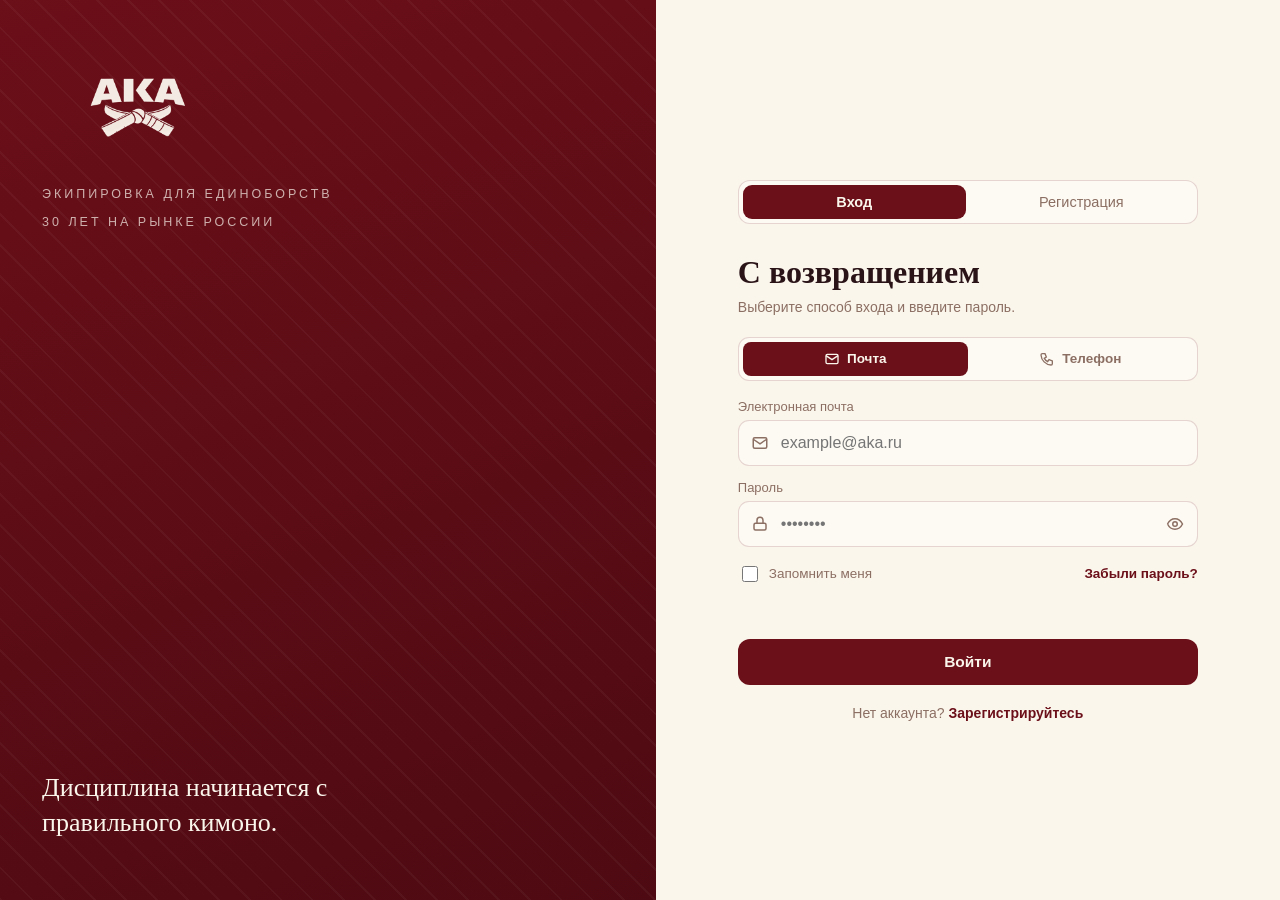
<file: src/main/resources/static/index.html>
<!DOCTYPE html>
<html lang="ru">
<head>
    <meta charset="UTF-8">
    <meta name="viewport" content="width=device-width, initial-scale=1.0">
    <title>AKA — Панель администратора</title>
    <link rel="stylesheet" href="styles.css">
</head>
<body>
<div class="layout">
    <!-- Боковая панель -->
    <aside class="sidebar">
        <div class="brand">
            <span class="brand__mark">AKA</span>
            <span class="brand__sub">Панель администратора</span>
        </div>
        <nav class="nav">
            <button class="nav__item is-active" data-view="products">Товары</button>
            <button class="nav__item" data-view="belts">Пояса</button>
            <button class="nav__item" data-view="orders">Заказы</button>
            <button class="nav__item" data-view="users">Пользователи</button>
            <button class="nav__item" data-view="finder">Заказы клиента</button>
        </nav>
        <div class="sidebar__foot">
            <span class="dot" id="conn-dot"></span>
            <span id="conn-text">Подключение…</span>
        </div>
        <button class="logout" id="logout-btn">Выйти</button>
    </aside>

    <!-- Рабочая область -->
    <main class="main">
        <!-- ТОВАРЫ -->
        <section class="view is-active" id="view-products">
            <header class="view__head">
                <div>
                    <h1 class="view__title">Товары</h1>
                    <p class="view__hint">У каждой карточки — от 3 до 5 фото.</p>
                </div>
                <button class="btn btn--primary" id="btn-add">Добавить товар</button>
            </header>
            <div class="grid" id="products-grid"></div>
        </section>

        <!-- ПОЯСА -->
        <section class="view" id="view-belts">
            <header class="view__head">
                <div>
                    <h1 class="view__title">Пояса</h1>
                    <p class="view__hint">У каждого пояса — от 3 до 5 фото.</p>
                </div>
                <button class="btn btn--primary" id="btn-add-belt">Добавить пояс</button>
            </header>
            <div class="grid" id="belts-grid"></div>
        </section>

        <!-- ЗАКАЗЫ -->
        <section class="view" id="view-orders">
            <header class="view__head">
                <div>
                    <h1 class="view__title">Заказы</h1>
                    <p class="view__hint">Отслеживайте оплату и доставку.</p>
                </div>
                <div class="segmented" id="orders-filter">
                    <button class="segmented__btn is-active" data-filter="all">Все</button>
                    <button class="segmented__btn" data-filter="orders">Активные</button>
                    <button class="segmented__btn" data-filter="delivered">Доставленные</button>
                </div>
            </header>
            <div class="stack" id="orders-list"></div>
        </section>

        <!-- ПОЛЬЗОВАТЕЛИ -->
        <section class="view" id="view-users">
            <header class="view__head">
                <div>
                    <h1 class="view__title">Пользователи</h1>
                    <p class="view__hint">Зарегистрированные покупатели.</p>
                </div>
            </header>
            <div class="table-wrap">
                <table class="table" id="users-table">
                    <thead>
                    <tr><th>ID</th><th>Email</th><th>Телефон</th></tr>
                    </thead>
                    <tbody></tbody>
                </table>
            </div>
        </section>
        <!-- ЗАКАЗЫ КЛИЕНТА (поиск) -->
        <section class="view" id="view-finder">
            <header class="view__head">
                <div>
                    <h1 class="view__title">Заказы клиента</h1>
                    <p class="view__hint">Клиент назвал почту или телефон — найдите его заказы.</p>
                </div>
            </header>
            <div class="finder__bar">
                <input type="text" id="finder-input" placeholder="Почта или телефон клиента">
                <button class="btn btn--primary" id="finder-btn">Найти</button>
            </div>
            <div id="finder-user"></div>
            <div class="stack" id="finder-list"></div>
        </section>
    </main>
</div>

<!-- Модальное окно формы товара -->
<div class="modal" id="modal" aria-hidden="true">
    <div class="modal__backdrop" data-close></div>
    <div class="modal__panel" role="dialog" aria-modal="true" aria-labelledby="form-title">
        <div class="modal__head">
            <h2 id="form-title">Новый товар</h2>
            <button class="modal__close" data-close aria-label="Закрыть">×</button>
        </div>
        <form id="product-form" class="form">
            <input type="hidden" id="f-id">
            <div class="form__row">
                <label class="field">
                    <span>Артикул (product_id)</span>
                    <input type="text" id="f-productId" placeholder="K7" required>
                </label>
                <label class="field">
                    <span>Название</span>
                    <input type="text" id="f-productName" placeholder="Кимоно для дзюдо" required>
                </label>
            </div>
            <label class="field">
                <span>Описание</span>
                <textarea id="f-description" rows="3" placeholder="Плотный хлопок, двойное плетение…"></textarea>
            </label>
            <div class="form__row">
                <label class="field">
                    <span>Цвет</span>
                    <input type="text" id="f-color" placeholder="Белый">
                </label>
                <label class="field">
                    <span>Размер</span>
                    <input type="text" id="f-size" placeholder="170">
                </label>
            </div>
            <div class="form__row">
                <label class="field">
                    <span>Материал</span>
                    <input type="text" id="f-material" placeholder="100% хлопок">
                </label>
                <label class="field">
                    <span>Плотность, г/м²</span>
                    <input type="number" id="f-plotnost" placeholder="450">
                </label>
            </div>
            <div class="form__row">
                <label class="field">
                    <span>Цена, ₽</span>
                    <input type="number" step="0.01" id="f-price" placeholder="5990" required>
                </label>
                <label class="field">
                    <span>Количество</span>
                    <input type="number" id="f-quantity" placeholder="12" required>
                </label>
            </div>

            <div class="uploader">
                <div class="uploader__top">
                    <span>Фотографии</span>
                    <span class="uploader__count" id="img-count">0 из 3–5</span>
                </div>
                <label class="dropzone" id="dropzone">
                    <input type="file" id="f-images" accept="image/*" multiple hidden>
                    <span class="dropzone__text">Выберите 3–5 изображений</span>
                </label>
                <p class="uploader__note" id="edit-note" hidden>
                    При изменении: оставьте пустым, чтобы сохранить текущие фото, или выберите новые 3–5 — они заменят галерею.
                </p>
                <div class="previews" id="previews"></div>
            </div>

            <div class="form__actions">
                <button type="button" class="btn btn--ghost" data-close>Отмена</button>
                <button type="submit" class="btn btn--primary" id="submit-btn">Сохранить товар</button>
            </div>
        </form>
    </div>
</div>

<!-- Модальное окно формы пояса -->
<div class="modal" id="belt-modal" aria-hidden="true">
    <div class="modal__backdrop" data-close-belt></div>
    <div class="modal__panel" role="dialog" aria-modal="true" aria-labelledby="belt-form-title">
        <div class="modal__head">
            <h2 id="belt-form-title">Новый пояс</h2>
            <button class="modal__close" data-close-belt aria-label="Закрыть">×</button>
        </div>
        <form id="belt-form" class="form">
            <input type="hidden" id="bf-id">
            <div class="form__row">
                <label class="field"><span>Название</span>
                    <input type="text" id="bf-name" placeholder="Пояс чёрный" required></label>
                <label class="field"><span>Цвет</span>
                    <input type="text" id="bf-color" placeholder="Чёрный"></label>
            </div>
            <div class="form__row">
                <label class="field"><span>Размер (см)</span>
                    <input type="number" id="bf-size" placeholder="280"></label>
                <label class="field"><span>Состав</span>
                    <input type="text" id="bf-sostav" placeholder="100% хлопок"></label>
            </div>
            <label class="field"><span>Описание</span>
                <textarea id="bf-description" rows="3" placeholder="Плотный, прошитый в несколько строчек…"></textarea></label>
            <div class="form__row">
                <label class="field"><span>Цена, ₽</span>
                    <input type="number" step="0.01" id="bf-price" placeholder="990" required></label>
                <label class="field"><span>Количество</span>
                    <input type="number" id="bf-quantity" placeholder="20" required></label>
            </div>

            <div class="uploader">
                <div class="uploader__top">
                    <span>Фотографии</span>
                    <span class="uploader__count" id="belt-img-count">0 из 3–5</span>
                </div>
                <label class="dropzone" id="belt-dropzone">
                    <input type="file" id="bf-images" accept="image/*" multiple hidden>
                    <span class="dropzone__text">Выберите 3–5 изображений</span>
                </label>
                <p class="uploader__note" id="belt-edit-note" hidden>
                    При изменении: оставьте пустым, чтобы сохранить текущие фото, или выберите новые 3–5 — они заменят галерею.
                </p>
                <div class="previews" id="belt-previews"></div>
            </div>

            <div class="form__actions">
                <button type="button" class="btn btn--ghost" data-close-belt>Отмена</button>
                <button type="submit" class="btn btn--primary" id="belt-submit">Сохранить пояс</button>
            </div>
        </form>
    </div>
</div>

<div class="toasts" id="toasts"></div>

<script src="app.js"></script>
</body>
</html>
</file>
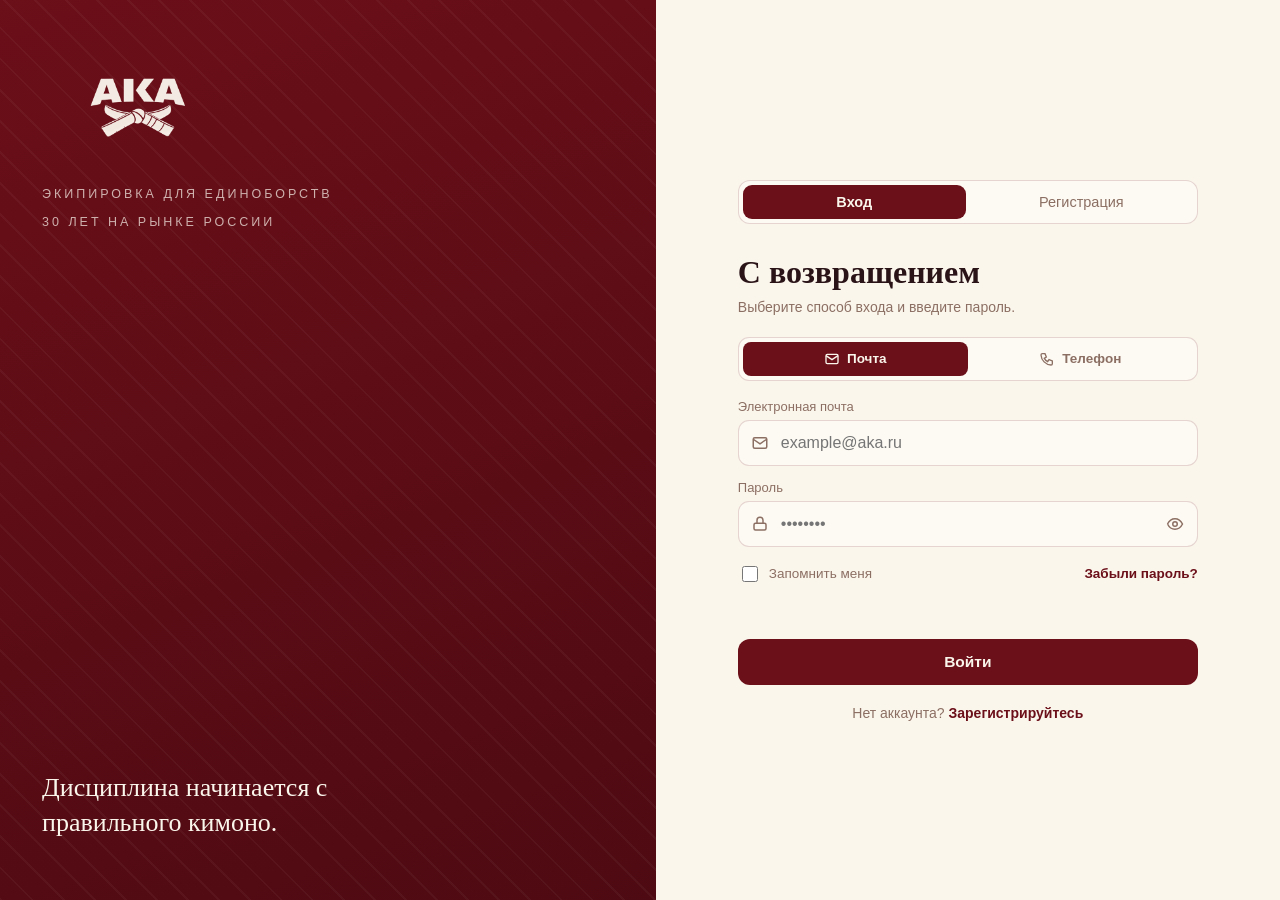
<file: src/main/resources/static/cart.html>
<!DOCTYPE html>
<html lang="ru">
<head>
<meta charset="UTF-8">
<meta name="viewport" content="width=device-width, initial-scale=1.0">
<title>AKA — Корзина</title>
<style>
:root{
    --wine:#6B0F19;--wine-dark:#4E0A12;--wine-2:#8A1522;--wine-soft:rgba(107,15,25,.09);--wine-line:rgba(107,15,25,.15);
    --beige:#F3EBDC;--cream:#FBF6EC;--cream-2:#FDFAF3;--ink:#2A1418;--muted:#8C6F63;--ok:#3B7A4B;
    --serif:"Iowan Old Style","Palatino Linotype","Book Antiqua",Georgia,serif;
    --sans:"Inter",-apple-system,BlinkMacSystemFont,"Segoe UI",Roboto,Arial,sans-serif;
    --shadow:0 22px 50px -30px rgba(42,20,24,.5);
}
*{margin:0;padding:0;box-sizing:border-box;}
body{font-family:var(--sans);color:var(--ink);font-size:15px;line-height:1.55;min-height:100vh;
    background:radial-gradient(1100px 500px at 85% -8%, rgba(107,15,25,.05), transparent 60%), var(--beige);}
a{color:inherit;text-decoration:none;}
img{display:block;max-width:100%;}

/* ---------- шапка ---------- */
.header{position:sticky;top:0;z-index:50;background:linear-gradient(160deg,var(--wine),var(--wine-dark));
    box-shadow:0 12px 30px -22px rgba(0,0,0,.7);}
.header::after{content:"";position:absolute;inset:0;pointer-events:none;
    background:repeating-linear-gradient(45deg,rgba(251,246,236,.045) 0 2px,transparent 2px 22px);}
.header__in{position:relative;z-index:2;max-width:1240px;margin:0 auto;height:84px;padding:0 26px;
    display:grid;grid-template-columns:1fr auto 1fr;align-items:center;gap:16px;}
.hdr-nav{display:flex;flex-direction:row;align-items:center;gap:20px;}
.hdr-link{font-size:13px;letter-spacing:.09em;font-weight:600;color:rgba(251,246,236,.85);text-transform:uppercase;
    text-decoration:none;position:relative;white-space:nowrap;transition:color .15s;}
.hdr-link:hover{color:var(--cream);}
.hdr-link::after{content:"";position:absolute;left:0;bottom:-6px;height:2px;width:0;background:var(--cream);transition:width .2s;}
.hdr-link:hover::after{width:100%;}
.hdr-btn{font-family:inherit;font-size:13px;letter-spacing:.09em;font-weight:600;color:rgba(251,246,236,.85);
    text-transform:uppercase;background:none;border:none;cursor:pointer;white-space:nowrap;transition:color .15s;}
.hdr-btn:hover{color:var(--cream);}
.hdr-back{width:42px;height:42px;flex:0 0 auto;border-radius:50%;border:1px solid rgba(251,246,236,.3);
    background:rgba(251,246,236,.1);color:var(--cream);display:flex;align-items:center;justify-content:center;
    text-decoration:none;transition:.18s;}
.hdr-back svg{width:20px;height:20px;}
.hdr-back:hover{background:var(--cream);color:var(--wine);border-color:transparent;transform:translateX(-3px);}
.hdr-logo{justify-self:center;line-height:0;}
.hdr-logo img{height:60px;width:auto;transition:transform .2s;}
.hdr-logo:hover img{transform:scale(1.05);}
.hdr-actions{display:flex;flex-direction:row;align-items:center;gap:16px;justify-content:flex-end;}
.hdr-avatar{width:42px;height:42px;border-radius:50%;background:var(--cream);color:var(--wine);
    display:flex;align-items:center;justify-content:center;font-family:var(--serif);font-weight:700;font-size:18px;
    text-decoration:none;transition:.18s;}
.hdr-avatar:hover{transform:scale(1.07);box-shadow:0 10px 22px -10px rgba(0,0,0,.6);}
.hdr-cat{position:relative;}
.hdr-menu{position:absolute;top:calc(100% + 18px);left:0;background:var(--cream);border:1px solid var(--wine-line);
    border-radius:14px;box-shadow:0 26px 50px -26px rgba(42,20,24,.65);padding:10px;min-width:236px;
    opacity:0;visibility:hidden;transform:translateY(8px);transition:.18s;z-index:60;}
.hdr-cat:hover .hdr-menu{opacity:1;visibility:visible;transform:none;}
.hdr-menu a{display:block;color:var(--ink);text-decoration:none;text-transform:none;letter-spacing:0;
    font-weight:500;font-size:14.5px;padding:10px 12px;border-radius:9px;transition:.15s;}
.hdr-menu a:hover{background:var(--wine-soft);color:var(--wine);}

.wrap{max-width:1180px;margin:0 auto;padding:32px 26px 70px;}
.head{display:flex;align-items:baseline;gap:14px;margin-bottom:22px;flex-wrap:wrap;}
.head h1{font-family:var(--serif);font-size:34px;}
.head span{color:var(--muted);font-size:14.5px;}

.layout{display:grid;grid-template-columns:1fr 350px;gap:26px;align-items:start;}

/* панель выбора */
.selbar{display:flex;align-items:center;gap:14px;background:var(--cream);border:1px solid var(--wine-line);
    border-radius:16px;padding:14px 18px;margin-bottom:16px;box-shadow:var(--shadow);flex-wrap:wrap;}
.selbar .rm{margin-left:auto;background:none;border:none;color:#a12;font:inherit;font-size:13.5px;font-weight:600;cursor:pointer;}
.selbar .rm:hover{text-decoration:underline;}
.selbar .rm:disabled{opacity:.4;cursor:default;text-decoration:none;}

/* чекбокс */
.check{display:flex;align-items:center;gap:10px;cursor:pointer;font-size:14px;user-select:none;}
.check input{position:absolute;opacity:0;width:0;height:0;}
.box{width:22px;height:22px;border-radius:7px;border:2px solid var(--wine-line);background:var(--cream-2);
    display:flex;align-items:center;justify-content:center;transition:.15s;flex:0 0 auto;}
.box svg{width:13px;height:13px;color:var(--cream);opacity:0;transform:scale(.5);transition:.15s;}
.check input:checked + .box{background:linear-gradient(160deg,var(--wine),var(--wine-dark));border-color:transparent;}
.check input:checked + .box svg{opacity:1;transform:scale(1);}
.check:hover .box{border-color:var(--wine);}

/* позиция корзины */
.items{display:flex;flex-direction:column;gap:14px;}
.item{display:grid;grid-template-columns:auto 104px 1fr auto;gap:16px;align-items:center;
    background:var(--cream);border:1px solid var(--wine-line);border-radius:18px;padding:16px;box-shadow:var(--shadow);
    transition:.18s;animation:pop .3s ease;}
@keyframes pop{from{opacity:0;transform:translateY(10px);}to{opacity:1;transform:none;}}
.item:hover{border-color:rgba(107,15,25,.3);transform:translateY(-2px);}
.item--off{opacity:.55;}
.item__img{width:104px;height:128px;border-radius:12px;overflow:hidden;background:var(--cream-2);border:1px solid var(--wine-line);cursor:pointer;}
.item__img img{width:100%;height:100%;object-fit:cover;transition:transform .3s;}
.item__img:hover img{transform:scale(1.06);}
.item__info{min-width:0;}
.item__name{font-family:var(--serif);font-size:19px;line-height:1.2;cursor:pointer;}
.item__name:hover{color:var(--wine);}
.chips{display:flex;flex-wrap:wrap;gap:6px;margin-top:8px;}
.chip{font-size:11.5px;background:var(--wine-soft);color:var(--wine);padding:3px 9px;border-radius:999px;}
.item__unit{color:var(--muted);font-size:13px;margin-top:8px;}
.item__right{display:flex;flex-direction:column;align-items:flex-end;gap:12px;}
.item__sum{font-size:20px;font-weight:800;color:var(--wine);white-space:nowrap;}

/* степпер */
.qty{display:flex;align-items:center;gap:0;border:1px solid var(--wine-line);border-radius:10px;overflow:hidden;background:var(--cream-2);}
.qty button{width:34px;height:36px;border:none;background:transparent;color:var(--wine);font-size:18px;cursor:pointer;transition:.15s;}
.qty button:hover{background:var(--wine-soft);}
.qty button:disabled{opacity:.35;cursor:default;}
.qty span{min-width:38px;text-align:center;font-weight:700;font-size:15px;}
.del{background:none;border:none;color:var(--muted);font-size:13px;cursor:pointer;}
.del:hover{color:#a12;}

/* итог */
.summary{position:sticky;top:96px;background:var(--cream);border:1px solid var(--wine-line);border-radius:20px;
    padding:24px;box-shadow:var(--shadow);}
.summary h3{font-family:var(--serif);font-size:22px;margin-bottom:16px;}
.srow{display:flex;justify-content:space-between;gap:12px;padding:9px 0;font-size:14.5px;color:var(--muted);}
.srow b{color:var(--ink);font-weight:600;}
.stotal{display:flex;justify-content:space-between;align-items:baseline;gap:12px;border-top:1px solid var(--wine-line);
    margin-top:10px;padding-top:16px;}
.stotal span{font-size:15px;color:var(--muted);}
.stotal b{font-size:28px;color:var(--wine);font-weight:800;}
.btn{width:100%;font:inherit;font-weight:700;font-size:15.5px;border:none;border-radius:13px;padding:15px;cursor:pointer;transition:.15s;margin-top:16px;}
.btn--main{background:linear-gradient(160deg,var(--wine),var(--wine-dark));color:var(--cream);box-shadow:0 14px 30px -16px rgba(107,15,25,.8);}
.btn--main:hover{filter:brightness(1.08);}
.btn--main:disabled{opacity:.5;cursor:default;filter:none;}
.note{font-size:12.5px;color:var(--muted);text-align:center;margin-top:10px;}

/* пусто / загрузка */
.empty{background:var(--cream);border:1px dashed var(--wine-line);border-radius:20px;padding:60px 24px;text-align:center;box-shadow:var(--shadow);}
.empty__ic{font-size:44px;margin-bottom:12px;}
.empty h3{font-family:var(--serif);font-size:24px;margin-bottom:6px;}
.empty p{color:var(--muted);margin-bottom:20px;}
.empty a{display:inline-block;background:linear-gradient(160deg,var(--wine),var(--wine-dark));color:var(--cream);
    font-weight:700;padding:13px 26px;border-radius:12px;}

/* тосты */
.toasts{position:fixed;bottom:24px;right:24px;display:flex;flex-direction:column;gap:10px;z-index:80;}
.toast{background:var(--wine);color:var(--cream);padding:12px 18px;border-radius:10px;box-shadow:var(--shadow);font-size:14px;max-width:320px;animation:pop .2s ease;}
.toast--error{background:#8a1a1a;}

@media(max-width:900px){
    .layout{grid-template-columns:1fr;}
    .summary{position:static;}
}
@media(max-width:860px){
    .hdr-nav .hdr-link,.hdr-cat{display:none;}
    .hdr-actions .hdr-link{display:none;}
    .header__in{height:68px;padding:0 14px;}
    .hdr-logo img{height:44px;}
}
@media(max-width:640px){
    .wrap{padding:20px 14px 50px;}
    .head h1{font-size:26px;}
    .item{grid-template-columns:auto 84px 1fr;gap:12px;padding:13px;}
    .item__img{width:84px;height:104px;}
    .item__right{grid-column:1/-1;flex-direction:row;align-items:center;justify-content:space-between;}
}

/* спецэффекты */
.item{position:relative;overflow:hidden;}
.item::before{content:"";position:absolute;left:0;top:0;bottom:0;width:4px;
    background:linear-gradient(180deg,var(--wine),var(--wine-2));transform:scaleY(0);transform-origin:top;transition:transform .25s;}
.item:hover::before{transform:scaleY(1);}
.item{animation:slideIn .38s cubic-bezier(.2,.7,.3,1) both;}
@keyframes slideIn{from{opacity:0;transform:translateY(16px) scale(.985);}to{opacity:1;transform:none;}}
.item--gone{animation:fadeOut .3s forwards;}
@keyframes fadeOut{to{opacity:0;transform:translateX(40px) scale(.96);}}
.item__sum{transition:transform .2s,color .2s;}
.item__sum.bump{transform:scale(1.14);color:var(--wine-2);}
.qty button:active{transform:scale(.88);}
.summary{animation:slideIn .45s .1s both;}
.stotal b{transition:transform .25s;display:inline-block;}
.stotal b.bump{transform:scale(1.08);}
.btn--main{position:relative;overflow:hidden;}
.btn--main::after{content:"";position:absolute;top:0;left:-60%;width:40%;height:100%;
    background:linear-gradient(90deg,transparent,rgba(251,246,236,.28),transparent);transform:skewX(-20deg);}
.btn--main:hover::after{animation:shine .75s ease;}
@keyframes shine{to{left:120%;}}
.empty__ic{animation:floaty 3s ease-in-out infinite;}
@keyframes floaty{0%,100%{transform:translateY(0)}50%{transform:translateY(-8px)}}

/* ---------- рекомендации ---------- */
.recs{margin-top:44px;animation:slideIn .45s .15s both;}
.recs[hidden]{display:none;}
.recs__head{display:flex;align-items:flex-end;justify-content:space-between;gap:16px;margin-bottom:16px;}
.recs__title{font-family:var(--serif);font-size:26px;}
.recs__sub{color:var(--muted);font-size:14px;margin-top:2px;}
.recs__nav{display:flex;gap:8px;}
.recs__nav button{width:40px;height:40px;border-radius:50%;border:1px solid var(--wine-line);background:var(--cream);
    color:var(--wine);font-size:18px;cursor:pointer;transition:.18s;}
.recs__nav button:hover{background:var(--wine);color:var(--cream);border-color:transparent;}
.recs__row{display:flex;gap:18px;overflow-x:auto;padding:6px 4px 18px;scroll-snap-type:x mandatory;scroll-behavior:smooth;
    scrollbar-width:thin;scrollbar-color:var(--wine-line) transparent;}
.rcard{flex:0 0 220px;scroll-snap-align:start;background:var(--cream);border:1px solid var(--wine-line);border-radius:18px;
    overflow:hidden;box-shadow:var(--shadow);cursor:pointer;display:flex;flex-direction:column;
    transition:transform .25s cubic-bezier(.16,1,.3,1),box-shadow .25s;animation:slideIn .45s both;}
.rcard:hover{transform:translateY(-6px);box-shadow:0 30px 50px -26px rgba(42,20,24,.6);}
.rcard__media{position:relative;aspect-ratio:4/5;background:var(--cream-2);overflow:hidden;}
.rcard__media img{position:absolute;inset:0;width:100%;height:100%;object-fit:cover;opacity:0;transition:opacity .4s,transform .5s;}
.rcard__media img.show{opacity:1;}
.rcard:hover .rcard__media img.show{transform:scale(1.07);}
.rcard__cat{position:absolute;top:10px;left:10px;z-index:2;background:rgba(42,20,24,.62);color:var(--cream);
    font-size:10.5px;font-weight:700;letter-spacing:.05em;padding:4px 10px;border-radius:999px;text-transform:uppercase;}
.rcard__body{padding:13px 14px 15px;display:flex;flex-direction:column;gap:7px;flex:1;}
.rcard__name{font-family:var(--serif);font-size:16px;line-height:1.2;transition:color .2s;}
.rcard:hover .rcard__name{color:var(--wine);}
.rcard__chips{display:flex;flex-wrap:wrap;gap:5px;}
.rcard__price{font-weight:800;color:var(--wine);font-size:18px;margin-top:auto;}
.rcard__add{border:none;font:inherit;font-weight:700;font-size:13px;padding:10px;border-radius:10px;cursor:pointer;
    background:linear-gradient(160deg,var(--wine),var(--wine-dark));color:var(--cream);transition:.15s;}
.rcard__add:hover{filter:brightness(1.1);}
.rcard__add:disabled{opacity:.6;cursor:default;filter:none;}
.rcard--skel{pointer-events:none;}
.skel{background:linear-gradient(90deg,rgba(107,15,25,.06) 25%,rgba(107,15,25,.12) 50%,rgba(107,15,25,.06) 75%);
    background-size:200% 100%;animation:shimmer 1.3s linear infinite;border-radius:8px;}
@keyframes shimmer{from{background-position:200% 0}to{background-position:-200% 0}}
@media(max-width:640px){.recs__nav{display:none;}.rcard{flex-basis:170px;}.recs__title{font-size:22px;}}
</style>
</head>
<body>

<header class="header">
    <div class="header__in">
        <nav class="hdr-nav">
            <a href="main.html" class="hdr-back" title="Назад в магазин" aria-label="Назад">
                <svg viewBox="0 0 24 24" fill="none" stroke="currentColor" stroke-width="2.2" stroke-linecap="round" stroke-linejoin="round"><path d="M19 12H5"/><path d="M12 19l-7-7 7-7"/></svg>
            </a>
            <div class="hdr-cat">
                <button class="hdr-btn">Каталог ▾</button>
                <div class="hdr-menu">
                    <a href="main.html">Все товары</a>
                    <a href="product.html?category=K7">Кимоно для Дзюдо</a>
                    <a href="product.html?category=K1">Кимоно для Каратэ</a>
                    <a href="product.html?category=K4">Кимоно для Тхэквондо</a>
                    <a href="product.html?category=K5">Форма для Самбо</a>
                    <a href="product.html?category=K">Пояса</a>
                </div>
            </div>
            <a href="main.html#contacts" class="hdr-link">Контакты</a>
        </nav>

        <a class="hdr-logo" href="main.html"><img src="aka-logo-light.png" alt="AKA"></a>

        <div class="hdr-actions">
            <a href="main.html#promo" class="hdr-link">Про нас</a>
            <a href="profile.html" class="hdr-avatar" id="avatar" title="Личный кабинет">U</a>
        </div>
    </div>
</header>

<div class="wrap">
    <div class="head"><h1>Корзина</h1><span id="count"></span></div>
    <div id="content"><div class="empty"><div class="empty__ic">⏳</div><h3>Загружаем корзину…</h3></div></div>

    <section class="recs" id="recs" hidden aria-label="Похожие товары">
        <div class="recs__head">
            <div>
                <h2 class="recs__title">Вам может подойти</h2>

            </div>
            <div class="recs__nav">
                <button type="button" id="recs-prev" aria-label="Прокрутить назад">‹</button>
                <button type="button" id="recs-next" aria-label="Прокрутить вперёд">›</button>
            </div>
        </div>
        <div class="recs__row" id="recs-row"></div>
    </section>
</div>

<div class="toasts" id="toasts"></div>

<script>
const API = (location.protocol==="file:"||location.port==="5500") ? "http://localhost:8081" : "";
const TOKEN = localStorage.getItem("aka_token");
if(!TOKEN) location.replace("login.html");

let ITEMS = [];                 // позиции корзины
const SELECTED = new Set();     // выбранные id (пока только на фронте — бэкенда нет)

function headers(extra){ return Object.assign({"Authorization":"Bearer "+TOKEN}, extra||{}); }
function money(n){ return (n==null?0:Number(n)).toLocaleString("ru-RU"); }
function imgUrl(u){ return u ? (u.startsWith("http")?u:API+u) : ""; }
function esc(s){ return String(s??"").replace(/&/g,"&amp;").replace(/</g,"&lt;").replace(/>/g,"&gt;"); }
function plural(n,a,b,c){const m=n%10,h=n%100;return n+" "+(m===1&&h!==11?a:(m>=2&&m<=4&&(h<10||h>=20)?b:c));}

function toast(msg,type){
    const el=document.createElement("div"); el.className="toast"+(type?" toast--"+type:""); el.textContent=msg;
    document.getElementById("toasts").appendChild(el); setTimeout(()=>el.remove(),3200);
}

async function api(path,options={}){
    const res=await fetch(API+path,Object.assign({},options,{headers:headers(options.headers)}));
    if(res.status===401){ localStorage.removeItem("aka_token"); location.href="login.html"; throw new Error("Требуется вход"); }
    if(!res.ok){ const t=await res.text().catch(()=> ""); throw new Error(t||("Ошибка "+res.status)); }
    const ct=res.headers.get("content-type")||"";
    return ct.includes("application/json") ? res.json() : res.text();
}

/* Приводим ответ бэкенда к единому виду (поля могут быть плоскими или внутри productVariant) */
function norm(raw){
    const v = raw.productVariant || raw.variant || {};
    const images = (v.images&&v.images.length) ? v.images.map(i=>i.imageUrl)
                  : (raw.images&&raw.images.length ? raw.images.map(i=>i.imageUrl)
                  : (v.imageUrl ? [v.imageUrl] : (raw.imageUrl?[raw.imageUrl]:[])));
    return {
        id: raw.id ?? raw.cartId,
        variantId: raw.variantId ?? v.id,
        name: v.productName ?? raw.productName ?? "Товар",
        category: v.productId ?? raw.productId ?? "",
        color: v.color ?? raw.color ?? "",
        size: v.size ?? raw.size ?? "",
        price: Number(v.price ?? raw.price ?? 0),
        stock: v.quantity ?? raw.quantity ?? null,
        amount: Number(raw.amount ?? raw.quantity ?? 1),
        image: images[0] || ""
    };
}

let LOADED_ONCE=false;
async function load(){
    try{
        const data = await api("/cart/all");
        const known = new Set(ITEMS.map(i=>i.id));
        ITEMS = (Array.isArray(data)?data:[]).map(norm);
        // первая загрузка — отмечаем всё; дальше новые позиции отмечаем, выбор по старым сохраняем
        ITEMS.forEach(i=>{ if(!LOADED_ONCE || !known.has(i.id)) SELECTED.add(i.id); });
        [...SELECTED].forEach(id=>{ if(!ITEMS.some(i=>i.id===id)) SELECTED.delete(id); });
        LOADED_ONCE=true;
        render();
    }catch(e){
        ITEMS=[]; render();
    }
    loadRecs();
}

function openProduct(it){
    const q=new URLSearchParams({category:it.category||""});
    if(it.color) q.set("color",it.color);
    if(it.size) q.set("size",it.size);
    location.href="product.html?"+q.toString();
}

function render(){
    const box=document.getElementById("content");
    const cnt=document.getElementById("count");

    if(!ITEMS.length){
        cnt.textContent="";
        box.innerHTML=`<div class="empty"><div class="empty__ic">🥋</div>
            <h3>Корзина пуста</h3><p>Самое время выбрать кимоно или пояс.</p>
            <a href="main.html">Перейти в каталог</a></div>`;
        return;
    }

    cnt.textContent = plural(ITEMS.length,"товар","товара","товаров");
    const allOn = ITEMS.every(i=>SELECTED.has(i.id));

    box.innerHTML=`
    <div class="layout">
        <div>
            <div class="selbar">
                <label class="check">
                    <input type="checkbox" id="all" ${allOn?"checked":""}>
                    <span class="box"><svg viewBox="0 0 24 24" fill="none" stroke="currentColor" stroke-width="3"><path d="M20 6 9 17l-5-5"/></svg></span>
                    Выбрать все
                </label>
                <button class="rm" id="rm-sel" ${SELECTED.size?"":"disabled"}>Удалить выбранные (${SELECTED.size})</button>
            </div>
            <div class="items">${ITEMS.map(itemHtml).join("")}</div>
        </div>
        ${summaryHtml()}
    </div>`;

    // выбрать все
    document.getElementById("all").addEventListener("change",e=>{
        if(e.target.checked) ITEMS.forEach(i=>SELECTED.add(i.id)); else SELECTED.clear();
        render();
    });
    document.getElementById("rm-sel").addEventListener("click",removeSelected);

    box.querySelectorAll("[data-id]").forEach(row=>{
        const id=Number(row.dataset.id);
        const it=ITEMS.find(x=>x.id===id);
        row.querySelector(".pick").addEventListener("change",e=>{
            e.target.checked ? SELECTED.add(id) : SELECTED.delete(id); render();
        });
        row.querySelector(".minus").addEventListener("click",()=>changeQty(it,it.amount-1));
        row.querySelector(".plus").addEventListener("click",()=>changeQty(it,it.amount+1));
        row.querySelector(".del").addEventListener("click",()=>removeItem(it));
        row.querySelector(".item__img").addEventListener("click",()=>openProduct(it));
        row.querySelector(".item__name").addEventListener("click",()=>openProduct(it));
    });
}

function itemHtml(it){
    const on=SELECTED.has(it.id);
    const chips=[it.color&&`<span class="chip">${esc(it.color)}</span>`,
                 it.size&&`<span class="chip">Размер ${esc(it.size)}</span>`].filter(Boolean).join("");
    return `<article class="item ${on?"":"item--off"}" data-id="${it.id}">
        <label class="check">
            <input type="checkbox" class="pick" ${on?"checked":""}>
            <span class="box"><svg viewBox="0 0 24 24" fill="none" stroke="currentColor" stroke-width="3"><path d="M20 6 9 17l-5-5"/></svg></span>
        </label>
        <div class="item__img">${it.image?`<img src="${imgUrl(it.image)}" alt="">`:""}</div>
        <div class="item__info">
            <div class="item__name">${esc(it.name)}</div>
            <div class="chips">${chips}</div>
            <div class="item__unit">${money(it.price)} ₽ за штуку</div>
        </div>
        <div class="item__right">
            <div class="item__sum">${money(it.price*it.amount)} ₽</div>
            <div class="qty">
                <button class="minus" ${it.amount<=1?"disabled":""}>−</button>
                <span>${it.amount}</span>
                <button class="plus">+</button>
            </div>
            <button class="del">Удалить</button>
        </div>
    </article>`;
}

function summaryHtml(){
    const sel=ITEMS.filter(i=>SELECTED.has(i.id));
    const goods=sel.reduce((s,i)=>s+i.price*i.amount,0);
    const pieces=sel.reduce((s,i)=>s+i.amount,0);

    return `<aside class="summary">
        <h3>Итого</h3>
        <div class="srow"><span>Выбрано</span><b>${plural(sel.length,"позиция","позиции","позиций")}</b></div>
        <div class="srow"><span>Товары</span><b>${pieces} шт · ${money(goods)} ₽</b></div>

        <div class="stotal"><span>К оплате</span><b>${money(goods)} ₽</b></div>
        <button class="btn btn--main" ${sel.length?"":"disabled"} onclick="checkout()">Оформить заказ</button>
        <div class="note">Доставка обсуждается после оформления заказа.<br>Менеджер с вами свяжется.</div>
    </aside>`;
}

/* изменить количество — PUT /cart?cartId=&newQuantity= */
async function changeQty(it,next){
    if(next<1) return;
    if(it.stock!=null && next>it.stock){ toast("На складе всего "+it.stock+" шт","error"); return; }
    const prev=it.amount; it.amount=next; render();
    const row=document.querySelector(`[data-id="${it.id}"] .item__sum`);
    if(row){ row.classList.add("bump"); setTimeout(()=>row.classList.remove("bump"),220); }
    const tot=document.querySelector(".stotal b");
    if(tot){ tot.classList.add("bump"); setTimeout(()=>tot.classList.remove("bump"),260); }
    try{
        await api(`/cart?cartId=${it.id}&newQuantity=${next}`,{method:"PUT"});
    }catch(e){
        it.amount=prev; render(); toast(e.message,"error");
    }
}

/* удалить позицию — DELETE /cart?productId=<variantId> */
async function removeItem(it){
    try{
        const row=document.querySelector(`[data-id="${it.id}"]`);
        if(row){ row.classList.add("item--gone"); await new Promise(r=>setTimeout(r,260)); }
        await api(`/cart?productId=${it.variantId}`,{method:"DELETE"});
        ITEMS=ITEMS.filter(x=>x.id!==it.id); SELECTED.delete(it.id);
        render(); toast("Товар удалён из корзины"); loadRecs();
    }catch(e){ toast(e.message,"error"); }
}

async function removeSelected(){
    const sel=ITEMS.filter(i=>SELECTED.has(i.id));
    if(!sel.length) return;
    if(!confirm(`Удалить ${plural(sel.length,"товар","товара","товаров")} из корзины?`)) return;
    for(const it of sel){
        try{ await api(`/cart?productId=${it.variantId}`,{method:"DELETE"}); ITEMS=ITEMS.filter(x=>x.id!==it.id); SELECTED.delete(it.id); }
        catch(e){ toast(e.message,"error"); }
    }
    render();
    loadRecs();
}

/* ЗАГЛУШКА: оформление заказа — бэкенда пока нет */
function checkout(){
    const sel=ITEMS.filter(i=>SELECTED.has(i.id));
    if(!sel.length){ toast("Выберите товары","error"); return; }
    // на оформление уходят только отмеченные галочками позиции
    sessionStorage.setItem("aka_checkout_ids",JSON.stringify(sel.map(i=>i.variantId)));
    location.href="checkout.html";
}


const _email=localStorage.getItem("aka_email")||"";
document.getElementById("avatar").textContent=(_email||"U").charAt(0).toUpperCase();


/* ================= РЕКОМЕНДАЦИИ ================= */
const REC_CAT={K7:"Дзюдо",K1:"Каратэ",K4:"Тхэквондо",K5:"Самбо",K:"Пояс"};
let recsSeq=0;                                   // защита от гонки: учитываем только последний ответ

function el(tag,cls,text){
    const e=document.createElement(tag);
    if(cls) e.className=cls;
    if(text!=null) e.textContent=text;           // всё через textContent — без HTML-инъекций
    return e;
}

async function loadRecs(){
    const box=document.getElementById("recs");
    const row=document.getElementById("recs-row");
    if(!ITEMS.length){ box.hidden=true; row.replaceChildren(); return; }   // пустая корзина — не дёргаем сервер

    const seq=++recsSeq;
    box.hidden=false;
    renderSkeleton(row);
    try{
        const list=await api("/cart/recommendations");
        if(seq!==recsSeq) return;                // пришёл устаревший ответ
        const items=Array.isArray(list)?list:[];
        if(!items.length){ box.hidden=true; row.replaceChildren(); return; }
        row.replaceChildren(...items.slice(0,10).map((p,i)=>recCard(p,i)));
        updateRecsNav();
    }catch(e){
        if(seq!==recsSeq) return;
        console.warn("Рекомендации не загрузились:",e);
        box.hidden=true;                          // второстепенный блок — при ошибке просто прячем
    }
}

function renderSkeleton(row){
    row.replaceChildren(...Array.from({length:4},()=>{
        const c=el("div","rcard rcard--skel");
        const m=el("div","rcard__media skel");
        const b=el("div","rcard__body");
        const l1=el("div","skel"); l1.style.height="16px";
        const l2=el("div","skel"); l2.style.height="14px"; l2.style.width="60%";
        const l3=el("div","skel"); l3.style.height="36px"; l3.style.marginTop="8px";
        b.append(l1,l2,l3); c.append(m,b); return c;
    }));
}

function recCard(p,index){
    const card=el("article","rcard");
    card.style.animationDelay=(index*0.06)+"s";
    card.tabIndex=0;

    // фото: все изображения, при наведении листаются
    const media=el("div","rcard__media");
    const cat=REC_CAT[p.productId];
    if(cat) media.append(el("span","rcard__cat",cat));
    const urls=(p.images&&p.images.length)?p.images.map(i=>i.imageUrl):(p.imageUrl?[p.imageUrl]:[]);
    const imgs=urls.map((u,i)=>{
        const img=el("img", i===0?"show":"");
        img.src=imgUrl(u); img.alt=""; img.loading="lazy";
        img.onerror=()=>{ img.style.visibility="hidden"; };
        media.append(img); return img;
    });

    const body=el("div","rcard__body");
    body.append(el("div","rcard__name",p.productName||"Товар"));
    const chips=el("div","rcard__chips");
    if(p.size)  chips.append(el("span","chip","Размер "+p.size));
    if(p.color) chips.append(el("span","chip",p.color));
    body.append(chips);
    body.append(el("div","rcard__price",money(p.price)+" ₽"));

    const add=el("button","rcard__add","В корзину");
    add.type="button";
    add.addEventListener("click",e=>{ e.stopPropagation(); addRecToCart(p.id,add); });
    body.append(add);

    card.append(media,body);

    const open=()=>openProduct({category:p.productId,color:p.color,size:p.size});
    card.addEventListener("click",open);
    card.addEventListener("keydown",e=>{ if(e.key==="Enter") open(); });

    if(imgs.length>1){
        let i=0,t=null;
        const show=k=>imgs.forEach((im,n)=>im.classList.toggle("show",n===k));
        card.addEventListener("mouseenter",()=>{ t=setInterval(()=>{ i=(i+1)%imgs.length; show(i); },650); });
        card.addEventListener("mouseleave",()=>{ clearInterval(t); i=0; show(0); });
    }
    return card;
}

async function addRecToCart(variantId,btn){
    btn.disabled=true; btn.textContent="…";
    try{
        await api(`/cart/add?productId=${encodeURIComponent(variantId)}&quantity=1`,{method:"POST"});
        btn.textContent="Добавлено ✓";
        toast("Товар добавлен в корзину");
        await load();                             // пересоберёт корзину и рекомендации
    }catch(e){
        toast(e.message||"Не удалось добавить","error");
        btn.disabled=false; btn.textContent="В корзину";
    }
}

function updateRecsNav(){
    const row=document.getElementById("recs-row");
    const fits=row.scrollWidth<=row.clientWidth+4;
    document.querySelector(".recs__nav").style.visibility=fits?"hidden":"visible";
}
document.getElementById("recs-prev").addEventListener("click",()=>{
    const row=document.getElementById("recs-row"); row.scrollBy({left:-row.clientWidth*0.8,behavior:"smooth"});
});
document.getElementById("recs-next").addEventListener("click",()=>{
    const row=document.getElementById("recs-row"); row.scrollBy({left:row.clientWidth*0.8,behavior:"smooth"});
});
window.addEventListener("resize",()=>{ if(!document.getElementById("recs").hidden) updateRecsNav(); });

load();
</script>
</body>
</html>
</file>
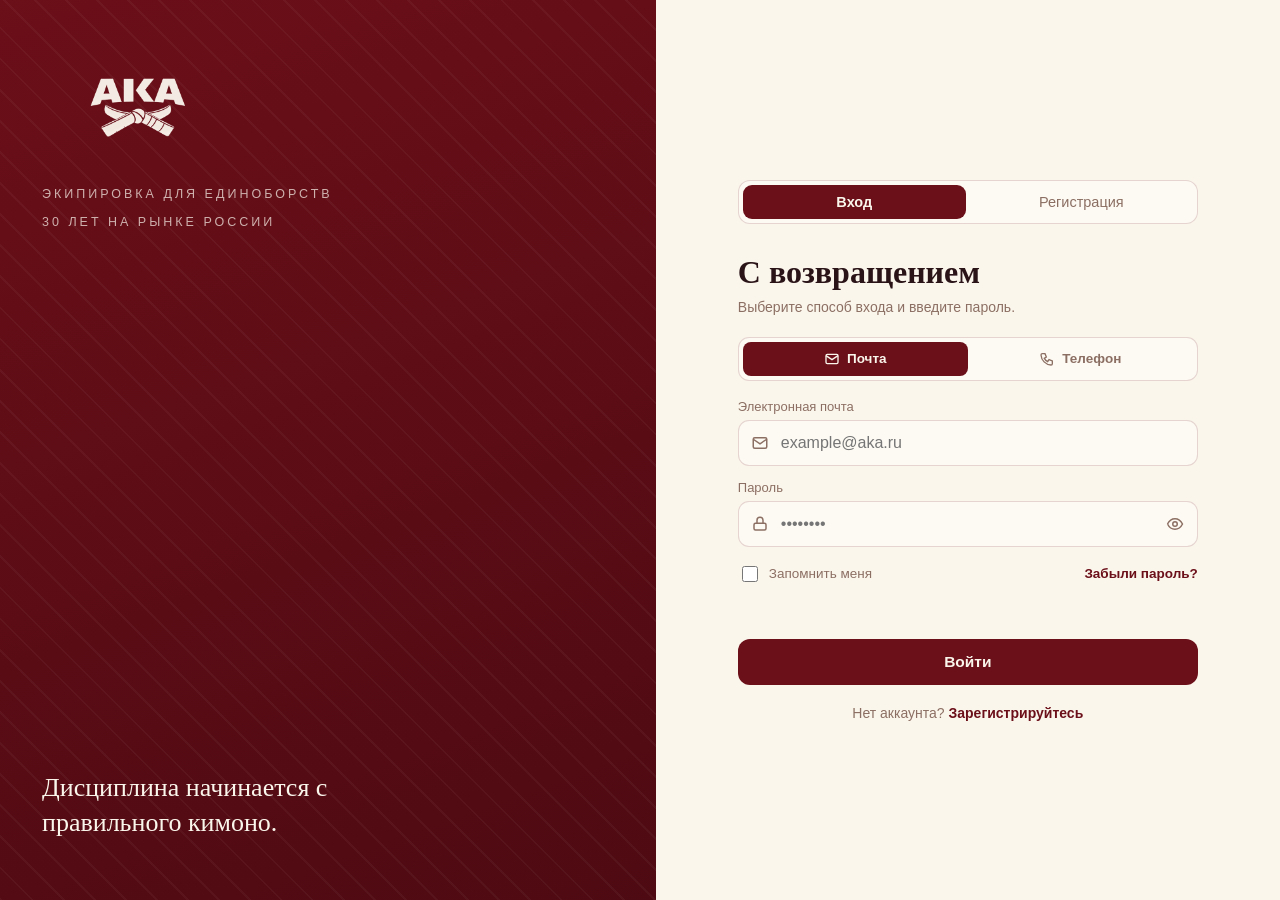
<file: src/main/resources/static/checkout.html>
<!DOCTYPE html>
<html lang="ru">
<head>
    <meta charset="UTF-8">
    <meta name="viewport" content="width=device-width, initial-scale=1.0">
    <title>AKA — Оформление заказа</title>
    <style>
        :root{
            --wine:#6B0F19;
            --wine-dark:#4E0A12;
            --wine-2:#8A1522;
            --wine-soft:rgba(107,15,25,.09);
            --wine-line:rgba(107,15,25,.15);
            --beige:#F3EBDC;
            --cream:#FBF6EC;
            --cream-2:#FDFAF3;
            --ink:#2A1418;
            --muted:#8C6F63;
            --ok:#3B7A4B;
            --serif:"Iowan Old Style","Palatino Linotype","Book Antiqua",Georgia,serif;
            --sans:"Inter",-apple-system,BlinkMacSystemFont,"Segoe UI",Roboto,Arial,sans-serif;
            --shadow:0 22px 50px -30px rgba(42,20,24,.5);
        }
        *{margin:0;padding:0;box-sizing:border-box;}
        body{
            font-family:var(--sans);
            color:var(--ink);
            font-size:15px;
            line-height:1.55;
            min-height:100vh;
            background:radial-gradient(1000px 460px at 88% -10%, rgba(107,15,25,.06), transparent 62%), var(--beige);
        }
        a{color:inherit;text-decoration:none;}
        img{display:block;max-width:100%;}

        .header{
            position:sticky;top:0;z-index:50;
            background:linear-gradient(160deg,var(--wine),var(--wine-dark));
            box-shadow:0 12px 30px -22px rgba(0,0,0,.7);
        }
        .header::after{
            content:"";position:absolute;inset:0;pointer-events:none;
            background:repeating-linear-gradient(45deg,rgba(251,246,236,.05) 0 2px,transparent 2px 22px);
        }
        .header__in{
            position:relative;z-index:2;max-width:1000px;margin:0 auto;height:78px;
            padding:0 24px;display:grid;grid-template-columns:1fr auto 1fr;align-items:center;
        }
        .back{
            width:40px;height:40px;border-radius:50%;
            border:1px solid rgba(251,246,236,.3);
            background:rgba(251,246,236,.1);
            color:var(--cream);
            display:flex;align-items:center;justify-content:center;transition:.18s;
        }
        .back svg{width:19px;height:19px;}
        .back:hover{background:var(--cream);color:var(--wine);transform:translateX(-3px);}
        .logo{justify-self:center;}
        .logo img{height:54px;}

        .wrap{max-width:1000px;margin:0 auto;padding:30px 24px 40px;}
        .page-title h1{
            font-family:var(--serif);font-size:32px;margin-bottom:6px;
        }
        .page-title .sub{
            color:var(--muted);margin-bottom:18px;
        }
        .page-title.hidden{display:none;}

        .delivery-banner{
            margin-bottom:22px;
            padding:16px 18px;
            border-radius:16px;
            background:linear-gradient(160deg,var(--wine),var(--wine-dark));
            color:var(--cream);
            border:1px solid rgba(251,246,236,.14);
            box-shadow:var(--shadow);
        }
        .delivery-banner b{
            display:block;
            font-family:var(--serif);
            font-size:18px;
            margin-bottom:6px;
            color:#F6E7B2;
        }
        .delivery-banner p{
            font-size:14px;
            line-height:1.5;
            color:rgba(251,246,236,.88);
        }
        .delivery-banner .hint{
            margin-top:8px;
            font-size:13.5px;
            color:rgba(251,246,236,.78);
        }

        .layout{display:grid;grid-template-columns:1fr 340px;gap:24px;align-items:start;}

        .card{
            background:linear-gradient(160deg,var(--wine),var(--wine-dark));
            border:1px solid rgba(251,246,236,.12);
            border-radius:20px;
            padding:26px;
            box-shadow:var(--shadow);
            color:var(--cream);
            animation:in .4s ease both;
        }
        @keyframes in{from{opacity:0;transform:translateY(14px)}to{opacity:1;transform:none}}
        .card h2{
            font-family:var(--serif);font-size:21px;margin-bottom:16px;color:var(--cream);
        }
        .field{display:flex;flex-direction:column;gap:6px;margin-bottom:15px;}
        .field span{font-size:13px;color:rgba(251,246,236,.72);}
        .field input,.field textarea{
            font:inherit;color:var(--ink);
            background:var(--cream);
            border:1px solid rgba(251,246,236,.25);
            border-radius:12px;padding:13px 15px;transition:.16s;width:100%;
        }
        .field input:focus,.field textarea:focus{
            outline:none;border-color:var(--cream);
            box-shadow:0 0 0 3px rgba(251,246,236,.18);
            background:#fff;
        }
        .row{display:grid;grid-template-columns:1fr 1fr;gap:14px;}

        .items{display:flex;flex-direction:column;gap:12px;}
        .item{
            display:grid;grid-template-columns:64px 1fr auto;gap:12px;align-items:center;
            padding:12px;border:1px solid rgba(251,246,236,.16);
            border-radius:14px;background:rgba(251,246,236,.08);
        }
        .item img{width:64px;height:78px;object-fit:cover;border-radius:10px;}
        .item__n{font-family:var(--serif);font-size:16px;color:var(--cream);}
        .item__m{color:rgba(251,246,236,.7);font-size:13px;margin-top:3px;}
        .item__s{font-weight:800;color:#F6E7B2;white-space:nowrap;}

        .summary{position:sticky;top:96px;}
        .srow{
            display:flex;justify-content:space-between;padding:8px 0;
            color:rgba(251,246,236,.72);font-size:14.5px;
        }
        .srow b{color:var(--cream);}
        .total{
            display:flex;justify-content:space-between;align-items:baseline;
            border-top:1px solid rgba(251,246,236,.18);
            margin-top:10px;padding-top:15px;
        }
        .total span{color:rgba(251,246,236,.72);}
        .total b{font-size:28px;color:#F6E7B2;}

        .btn{
            width:100%;margin-top:16px;font:inherit;font-weight:700;font-size:15.5px;
            border:none;border-radius:13px;padding:16px;cursor:pointer;
            background:var(--cream);color:var(--wine);
            box-shadow:0 14px 30px -16px rgba(0,0,0,.45);
            transition:.15s;
        }
        .btn:hover{filter:brightness(1.05);}
        .btn:disabled{opacity:.55;cursor:default;filter:none;}

        .manager-note{
            margin-top:18px;
            padding:14px 16px;
            border-radius:14px;
            background:rgba(251,246,236,.1);
            border:1px solid rgba(251,246,236,.16);
            color:rgba(251,246,236,.92);
            text-align:center;
            font-size:13.5px;
            line-height:1.45;
        }

        .msg{min-height:20px;font-size:13.5px;margin-top:8px;}
        .msg.err{color:#FFD0D0;}
        .empty{text-align:center;padding:60px 20px;color:var(--muted);}

        .card.success{
            background:linear-gradient(160deg,var(--wine),var(--wine-dark));
            color:var(--cream);
            text-align:center;
            padding:48px 28px;
        }
        .card.success .check{
            width:74px;height:74px;border-radius:50%;
            margin:0 auto 16px;
            display:flex;align-items:center;justify-content:center;
            font-size:34px;
            background:rgba(251,246,236,.14);
            color:#F6E7B2;
        }
        .card.success h2{
            font-family:var(--serif);
            font-size:26px;
            margin-bottom:10px;
            color:var(--cream);
        }
        .card.success p{
            color:rgba(251,246,236,.8);
            margin-bottom:8px;
        }
        .card.success .sum{
            color:#F6E7B2;
            font-weight:700;
        }
        .card.success .btn{
            display:inline-block;
            width:auto;
            padding:14px 28px;
            text-decoration:none;
            margin-top:10px;
        }
        .card.success .link{
            display:inline-block;
            margin-top:14px;
            color:rgba(251,246,236,.75);
            font-size:14px;
        }
        .card.success .link:hover{color:#fff;}
        .card.success .manager-note{
            max-width:460px;
            margin:22px auto 0;
        }

        .footer{background:linear-gradient(160deg,var(--wine),var(--wine-dark));color:rgba(251,246,236,.8);margin-top:40px;}
        .footer__inner{max-width:1240px;margin:0 auto;padding:52px 28px 30px;display:grid;grid-template-columns:1.4fr 1fr 1fr 1.2fr;gap:34px;}
        .footer__logo{height:56px;width:auto;margin-bottom:16px;}
        .footer h4{color:var(--cream);font-size:13px;letter-spacing:.1em;text-transform:uppercase;margin-bottom:16px;}
        .footer a{display:block;padding:5px 0;color:rgba(251,246,236,.8);font-size:14px;transition:.15s;}
        .footer a:hover{color:var(--cream);}
        .footer__req{font-size:13px;line-height:1.7;color:rgba(251,246,236,.65);}
        .footer__soc{display:flex;gap:10px;margin-top:14px;}
        .footer__soc a{width:38px;height:38px;border-radius:10px;background:rgba(251,246,236,.1);display:flex;align-items:center;justify-content:center;}
        .footer__soc svg{width:18px;height:18px;}
        .footer__bottom{border-top:1px solid rgba(251,246,236,.15);padding:18px 28px;text-align:center;font-size:12.5px;color:rgba(251,246,236,.55);}

        @media(max-width:1024px){
            .footer__inner{grid-template-columns:1fr 1fr;}
        }
        @media(max-width:860px){
            .layout{grid-template-columns:1fr;}
            .summary{position:static;}
            .row{grid-template-columns:1fr;}
            .footer__inner{grid-template-columns:1fr;gap:26px;}
        }
    </style>
</head>
<body>
<header class="header"><div class="header__in">
    <a href="cart.html" class="back" aria-label="Назад">
        <svg viewBox="0 0 24 24" fill="none" stroke="currentColor" stroke-width="2.2" stroke-linecap="round" stroke-linejoin="round">
            <path d="M19 12H5"/><path d="M12 19l-7-7 7-7"/>
        </svg>
    </a>
    <a class="logo" href="main.html"><img src="aka-logo-light.png" alt="AKA"></a>
    <span></span>
</div></header>

<div class="wrap">
    <div class="page-title" id="pageTitle">
        <h1>Оформление заказа</h1>
        <p class="sub">Укажите адрес и телефон для оформления заказа.</p>
    </div>

    <div class="delivery-banner" id="deliveryBanner">
        <b>Доставка по России</b>
        <p>
            Доставка осуществляется по всей России через СДЭК, Яндекс Доставку или Авито Доставку.
            Стоимость доставки обсуждается с менеджером и зависит от вашего региона и суммы заказа.
            По вопросам доставки и оплаты менеджер свяжется с вами после оформления заказа.
        </p>
        <div class="hint">
            Пожалуйста, укажите корректные адрес и телефон — так мы быстрее подтвердим заказ.
        </div>
    </div>

    <div id="content"><div class="empty">Загружаем…</div></div>
</div>

<footer class="footer" id="contacts">
    <div class="footer__inner">
        <div>
            <img class="footer__logo" src="aka-logo-light.png" alt="AKA">
            <p class="footer__req">ИП Султонов А.А. <br>г. Санкт-Петербург, Красноселькое шоссе 54к3<br>Ежедневно 10:00–20:00</p>
            <div class="footer__soc">
                <a href="#" title="Telegram"><svg viewBox="0 0 24 24" fill="currentColor"><path d="M21 4 3 11l5 2 2 6 3-4 5 4z"/></svg></a>
                <a href="#" title="WhatsApp"><svg viewBox="0 0 24 24" fill="currentColor"><path d="M12 2a10 10 0 0 0-8.5 15.2L2 22l4.9-1.5A10 10 0 1 0 12 2z"/></svg></a>
            </div>
        </div>
        <div><h4>Каталог</h4><a href="#" data-cat="judo">Дзюдо</a><a href="#" data-cat="karate">Каратэ</a><a href="#" data-cat="taekwondo">Тхэквондо</a><a href="#" data-cat="sambo">Самбо</a><a href="#" data-cat="belts">Пояса</a></div>
        <div><h4>Магазин</h4><a href="#">Про нас</a><a href="#">Оптовикам</a><a href="delivery.html">Доставка и оплата</a><a href="#">Возврат</a></div>
        <div><h4>Контакты</h4><a href="tel:+70000000000">+7 (999) 532-01-50</a><a href="mailto:info@aka.ru">info@aka.ru</a><a href="profile.html">Личный кабинет</a></div>
    </div>
    <div class="footer__bottom">© 2026 AKA — экипировка для единоборств.</div>
</footer>

<script>
    const API = (location.protocol === "file:" || location.port === "5500") ? "http://localhost:8081" : "";
    const TOKEN = localStorage.getItem("aka_token");
    let ITEMS = [];

    function goLogin() {
        sessionStorage.setItem("aka_after_login", location.pathname + location.search);
        location.replace("login.html");
    }
    if (!TOKEN) goLogin();

    function money(n) { return (n == null ? 0 : Number(n)).toLocaleString("ru-RU"); }
    function esc(s) {
        return String(s ?? "").replace(/&/g, "&amp;").replace(/</g, "&lt;").replace(/>/g, "&gt;")
            .replace(/"/g, "&quot;").replace(/'/g, "&#39;");
    }
    function imgUrl(u) {
        if (!u) return "";
        if (/^https?:\/\//.test(u)) return u;
        return u.startsWith("/") ? API + u : "";
    }
    function headers(e) { return Object.assign({ "Authorization": "Bearer " + TOKEN }, e || {}); }
    function isId(v) { return /^\d+$/.test(v || ""); }

    function statusText(status) {
        const map = {
            PENDING_PAYMENT: "Ждёт оплаты",
            PAID: "Оплачен",
            DELIVERED: "Доставлен",
            CANCELLED: "Отменён"
        };
        return map[status] || status || "Ждёт оплаты";
    }

    async function load() {
        const p = new URLSearchParams(location.search);
        const buy = p.get("buy");
        try {
            if (buy !== null) {
                const qty = Number(p.get("qty") || 1);
                if (!isId(buy) || !Number.isInteger(qty) || qty < 1 || qty > 99) { ITEMS = []; return render(); }
                const cat = p.get("category") || "";
                const card = await fetch(API + "/catalog/product/" + encodeURIComponent(cat)).then(r => r.ok ? r.json() : null).catch(() => null);
                const v = card && card.variants ? card.variants.find(x => String(x.variantId) === buy) : null;
                if (!v) { ITEMS = []; return render(); }
                ITEMS = [{
                    variantId: Number(buy),
                    name: card.name || "Товар",
                    color: v.color || "",
                    size: v.size || "",
                    price: Number(v.price),
                    amount: qty,
                    image: v.images && v.images.length ? v.images[0].imageUrl : (v.imageUrl || "")
                }];
            } else {
                const r = await fetch(API + "/cart/all", { headers: headers() });
                if (r.status === 401) { localStorage.removeItem("aka_token"); return goLogin(); }
                const list = r.ok ? await r.json() : [];
                let picked = null;
                try { picked = JSON.parse(sessionStorage.getItem("aka_checkout_ids") || "null"); } catch (e) {}
                ITEMS = (list || []).map(raw => {
                    const v = raw.productVariant || {};
                    const imgs = (v.images && v.images.length) ? v.images.map(i => i.imageUrl) : (v.imageUrl ? [v.imageUrl] : []);
                    return {
                        variantId: raw.variantId ?? v.id,
                        name: v.productName ?? "Товар",
                        color: v.color ?? "",
                        size: v.size ?? "",
                        price: Number(v.price ?? 0),
                        amount: Number(raw.amount ?? raw.quantity ?? 1),
                        image: imgs[0] || ""
                    };
                }).filter(i => !Array.isArray(picked) || picked.includes(i.variantId));
            }
        } catch (e) {
            console.warn("Не удалось загрузить товары:", e);
            ITEMS = [];
        }
        render();
    }

    function render() {
        const box = document.getElementById("content");
        document.getElementById("pageTitle").classList.remove("hidden");
        document.getElementById("deliveryBanner").style.display = "";

        if (!ITEMS.length) {
            box.innerHTML = `<div class="empty">Нет товаров для оформления.<br><br><a href="main.html" style="color:var(--wine);font-weight:700">В каталог</a></div>`;
            return;
        }

        const goods = ITEMS.reduce((s, i) => s + i.price * i.amount, 0);
        const total = goods;

        box.innerHTML = `
    <div class="layout">
        <div>
            <div class="card">
                <h2>Доставка</h2>
                <div class="field">
                    <span>Адрес доставки</span>
                    <textarea id="address" rows="2" maxlength="300" placeholder="Город, улица, дом, квартира"></textarea>
                </div>
                <div class="row">
                    <div class="field">
                        <span>Телефон</span>
                        <input type="tel" id="phone" maxlength="20" placeholder="+7 999 000-00-00">
                    </div>
                    <div class="field">
                        <span>Имя получателя</span>
                        <input type="text" id="name" maxlength="80" placeholder="Илхомжон">
                    </div>
                </div>
                <div class="msg err" id="msg"></div>
            </div>

            <div class="card" style="margin-top:20px">
                <h2>Ваш заказ</h2>
                <div class="items">
                    ${ITEMS.map(i => `
                        <div class="item">
                            <img src="${esc(imgUrl(i.image))}" alt="" onerror="this.style.visibility='hidden'">
                            <div>
                                <div class="item__n">${esc(i.name)}</div>
                                <div class="item__m">${esc([i.color, i.size ? ("размер " + i.size) : ""].filter(Boolean).join(" · "))} · ${i.amount} шт</div>
                            </div>
                            <div class="item__s">${money(i.price * i.amount)} ₽</div>
                        </div>
                    `).join("")}
                </div>
            </div>
        </div>

        <aside class="card summary">
            <h2>Итого</h2>
            <div class="srow"><span>Товары</span><b>${money(goods)} ₽</b></div>
            <div class="srow"><span>Доставка</span><b>договорная</b></div>
            <div class="total"><span>К оплате</span><b>${money(total)} ₽</b></div>
            <button class="btn" id="pay">Оформить заказ</button>
            <div class="manager-note">
                Стоимость доставки обсуждается с менеджером и зависит от региона и суммы заказа.<br>
                По доставке и оплате менеджер свяжется с вами после оформления. Укажите корректные данные.
            </div>
        </aside>
    </div>`;

        document.getElementById("pay").addEventListener("click", e => pay(e.currentTarget));
    }

    async function pay(btn) {
        const address = document.getElementById("address").value.trim();
        const phone = document.getElementById("phone").value.trim();
        const msg = document.getElementById("msg");
        msg.textContent = "";

        if (address.length < 5) {
            msg.textContent = "Укажите полный и корректный адрес доставки";
            return;
        }
        if (!/^[+\d][\d\s()\-]{9,19}$/.test(phone)) {
            msg.textContent = "Укажите корректный телефон";
            return;
        }

        btn.disabled = true;
        btn.textContent = "Оформляем…";

        const ctrl = new AbortController();
        const timer = setTimeout(() => ctrl.abort(), 30000);

        try {
            const res = await fetch(API + "/orders", {
                method: "POST",
                signal: ctrl.signal,
                headers: headers({ "Content-Type": "application/json" }),
                body: JSON.stringify({
                    address,
                    phone,
                    list: ITEMS.map(i => ({
                        variantId: i.variantId,
                        quantity: i.amount
                    }))
                })
            });

            if (res.status === 401) {
                localStorage.removeItem("aka_token");
                return goLogin();
            }
            if (!res.ok) {
                const text = await res.text().catch(() => "");
                throw new Error(text || ("Ошибка " + res.status));
            }

            const order = await res.json();
            sessionStorage.removeItem("aka_checkout_ids");

            document.getElementById("pageTitle").classList.add("hidden");
            document.getElementById("deliveryBanner").style.display = "none";

            document.getElementById("content").innerHTML = `
            <div class="card success">
                <div class="check">✓</div>
                <h2>Заказ №${esc(order.id)} оформлен</h2>
                <p>Сумма: <span class="sum">${money(order.totalAmount)} ₽</span></p>
                <p>Статус: ${esc(statusText(order.status))}</p>
                <div class="manager-note">
                    Доставка по России — СДЭК, Яндекс Доставка или Авито Доставка.<br>
                    Стоимость доставки обсуждается с менеджером и зависит от региона и суммы заказа.<br>
                    По доставке и оплате менеджер свяжется с вами после оформления заказа.
                </div>
                <a href="profile.html" class="btn">Мои заказы</a>
                <br>
                <a href="main.html" class="link">Вернуться в каталог</a>
            </div>`;
        } catch (e) {
            msg.textContent = (e.name === "AbortError")
                ? "Сервер не отвечает. Попробуйте ещё раз."
                : (e.message || "Не удалось оформить заказ");
            btn.disabled = false;
            btn.textContent = "Оформить заказ";
        } finally {
            clearTimeout(timer);
        }
    }

    load();
</script>
</body>
</html>
</file>
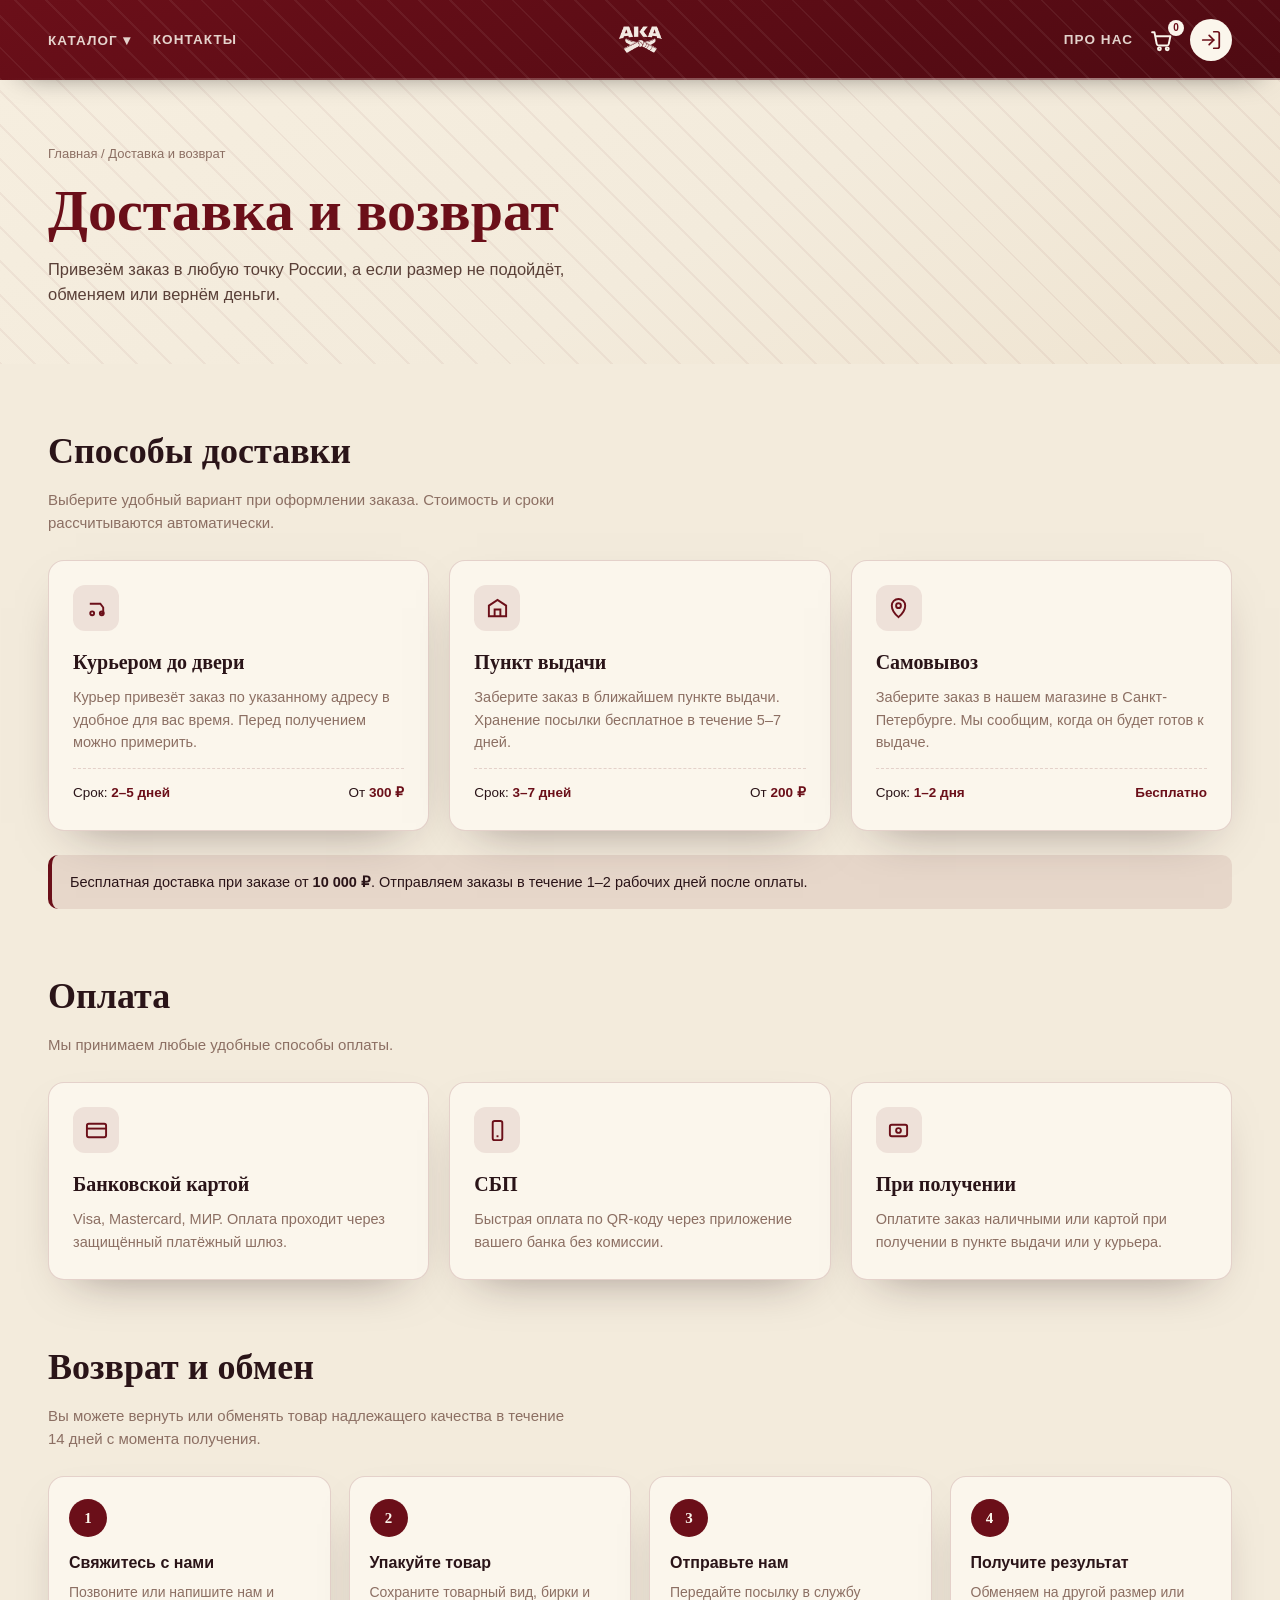
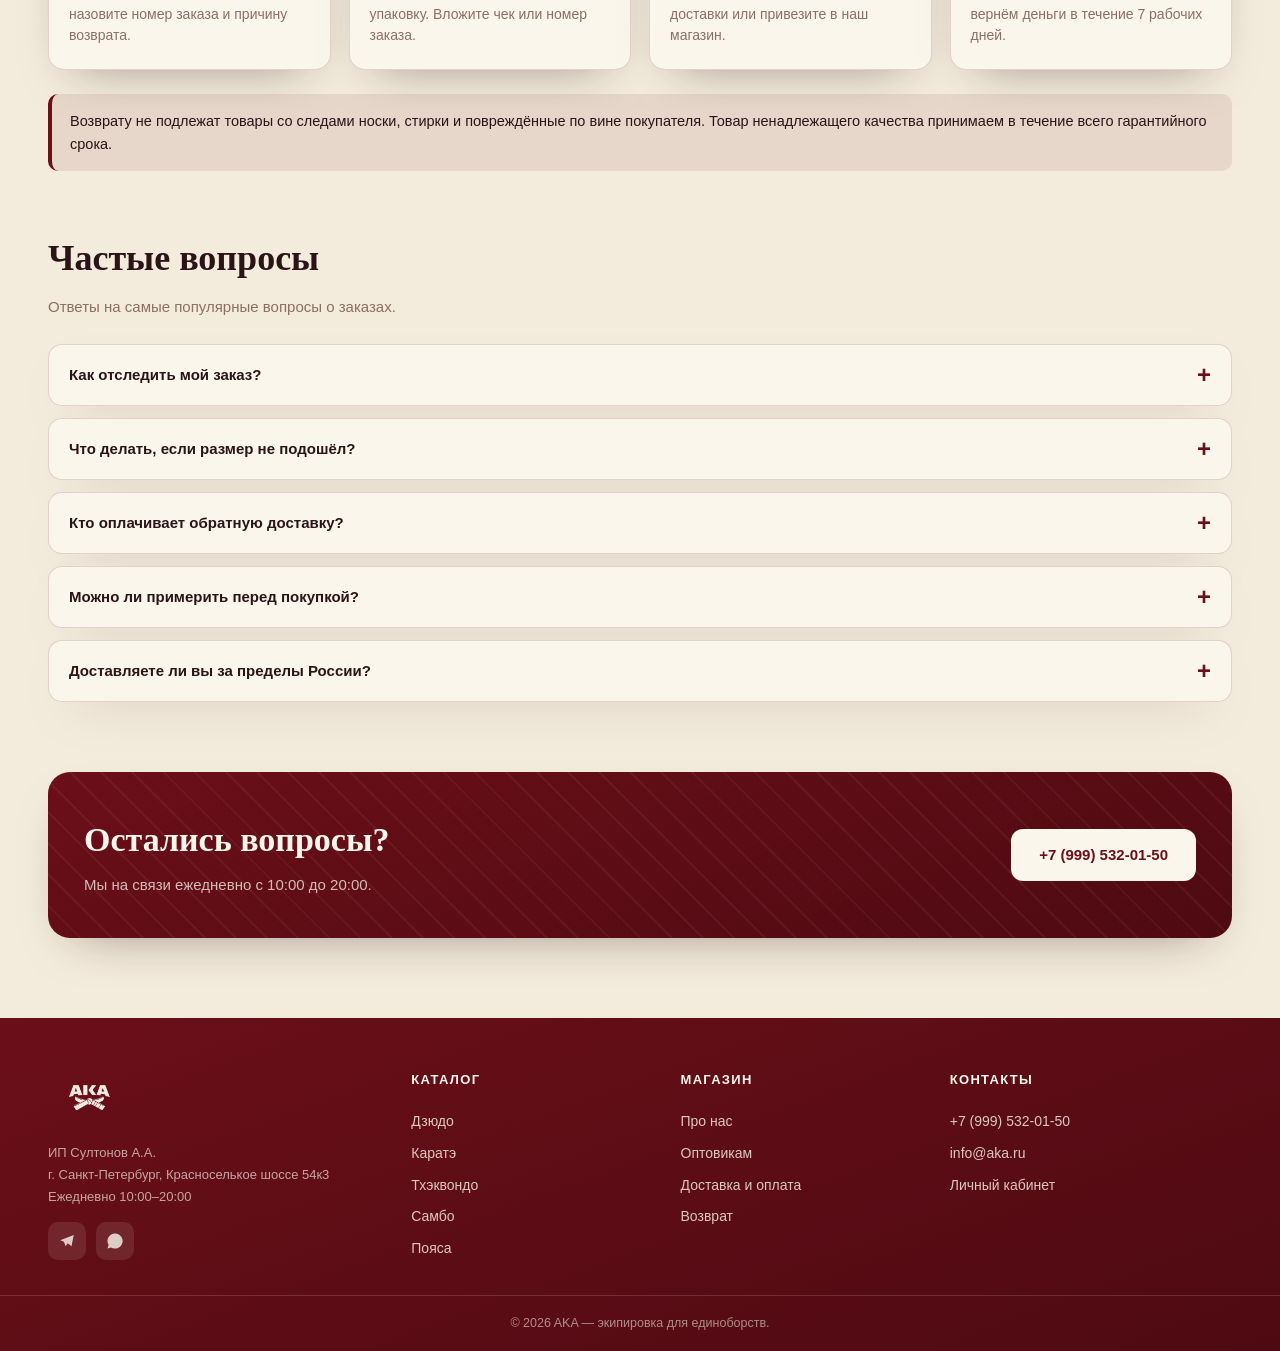
<file: src/main/resources/static/delivery.html>
<!DOCTYPE html>
<html lang="ru">
<head>
    <meta charset="UTF-8">
    <meta name="viewport" content="width=device-width, initial-scale=1.0">
    <title>AKA — Доставка и возврат</title>
    <style>
        :root{
            --wine:#6B0F19;--wine-dark:#4E0A12;--wine-2:#8A1522;--wine-soft:rgba(107,15,25,.09);--wine-line:rgba(107,15,25,.16);
            --beige:#F3EBDC;--cream:#FBF6EC;--cream-2:#FDFAF3;--ink:#2A1418;--muted:#8C6F63;
            --serif:"Iowan Old Style","Palatino Linotype","Book Antiqua",Georgia,serif;
            --sans:"Inter",-apple-system,BlinkMacSystemFont,"Segoe UI",Roboto,Arial,sans-serif;
            --shadow:0 20px 50px -28px rgba(42,20,24,.5);
        }
        *{box-sizing:border-box;margin:0;padding:0;}
        html{scroll-behavior:smooth;}
        body{font-family:var(--sans);color:var(--ink);background:var(--beige);font-size:15px;line-height:1.55;}
        a{color:inherit;text-decoration:none;}
        img{display:block;max-width:100%;}

        /* ================= HEADER ================= */
        .header{position:sticky;top:0;z-index:50;background:linear-gradient(160deg,var(--wine),var(--wine-dark));
            box-shadow:0 12px 30px -22px rgba(0,0,0,.7);}
        .header::after{content:"";position:absolute;inset:0;pointer-events:none;
            background:repeating-linear-gradient(45deg,rgba(251,246,236,.06) 0 2px,transparent 2px 22px);}
        .header::before{content:"";position:absolute;left:0;right:0;bottom:0;height:2px;
            background:linear-gradient(90deg,transparent,rgba(251,246,236,.55),transparent);
            background-size:200% 100%;animation:hdrline 6s linear infinite;}
        @keyframes hdrline{0%{background-position:200% 0}100%{background-position:-200% 0}}
        .header__inner{position:relative;z-index:2;max-width:1240px;margin:0 auto;height:80px;padding:0 28px;display:grid;grid-template-columns:1fr auto 1fr;align-items:center;gap:16px;}
        .nav{display:flex;align-items:center;gap:22px;}
        .nav a,.nav .navbtn{font-size:13.5px;letter-spacing:.08em;font-weight:600;color:rgba(251,246,236,.85);text-transform:uppercase;background:none;border:none;cursor:pointer;font-family:inherit;position:relative;transition:color .15s;white-space:nowrap;}
        .nav a:hover,.nav .navbtn:hover{color:var(--cream);}
        .nav a::after{content:"";position:absolute;left:0;bottom:-6px;height:2px;width:0;background:var(--cream);transition:width .2s;}
        .nav a:hover::after{width:100%;}
        .logo{justify-self:center;}
        .logo img{height:58px;width:auto;transition:transform .25s, filter .25s;}
        .logo:hover img{transform:scale(1.06);filter:drop-shadow(0 6px 16px rgba(251,246,236,.45));}
        .actions{display:flex;align-items:center;gap:16px;justify-content:flex-end;}
        .icon-link{position:relative;color:var(--cream);display:flex;align-items:center;transition:transform .2s;}
        .icon-link svg{width:25px;height:25px;}
        .icon-link:hover svg{animation:cartShake .5s ease;}
        @keyframes cartShake{0%,100%{transform:rotate(0)}25%{transform:rotate(-9deg)}75%{transform:rotate(9deg)}}
        .icon-link:hover{transform:scale(1.12);}
        .cart-badge{position:absolute;top:-8px;right:-10px;background:var(--cream);color:var(--wine);font-size:10px;min-width:16px;height:16px;border-radius:999px;display:flex;align-items:center;justify-content:center;font-weight:700;padding:0 3px;}
        .btn-login{background:var(--cream);color:var(--wine);width:42px;height:42px;border-radius:50%;
            display:flex;align-items:center;justify-content:center;flex:0 0 auto;transition:.2s;}
        .btn-login svg{width:22px;height:22px;display:block;stroke:var(--wine);}
        .btn-login:hover{background:#fff;box-shadow:0 12px 24px -12px rgba(0,0,0,.65);}
        #auth-slot{display:inline-flex;align-items:center;gap:10px;}
        .avatar{width:40px;height:40px;border-radius:50%;background:var(--cream);color:var(--wine);display:flex;align-items:center;justify-content:center;font-family:var(--serif);font-weight:700;font-size:17px;transition:transform .15s;}
        .avatar:hover{transform:scale(1.06);}
        .logout-x{background:rgba(251,246,236,.12);border:1px solid rgba(251,246,236,.3);color:var(--cream);border-radius:9px;padding:8px 12px;font:inherit;font-size:12.5px;font-weight:600;cursor:pointer;}
        .logout-x:hover{background:var(--cream);color:var(--wine);border-color:transparent;}
        .nav-extra{font-size:13.5px;letter-spacing:.08em;font-weight:600;text-transform:uppercase;
            color:rgba(251,246,236,.85);position:relative;transition:color .15s;white-space:nowrap;}
        .nav-extra:hover{color:var(--cream);}
        .nav-extra::after{content:"";position:absolute;left:0;bottom:-6px;height:2px;width:0;background:var(--cream);transition:width .2s;}
        .nav-extra:hover::after{width:100%;}

        .catalog{position:relative;}
        .catalog__menu{position:absolute;top:calc(100% + 18px);left:0;background:var(--cream);border:1px solid var(--wine-line);border-radius:14px;box-shadow:var(--shadow);padding:10px;min-width:230px;opacity:0;visibility:hidden;transform:translateY(8px);transition:.18s;z-index:60;}
        .catalog:hover .catalog__menu{opacity:1;visibility:visible;transform:none;}
        .catalog__menu a{display:block;color:var(--ink);text-transform:none;letter-spacing:0;font-weight:500;font-size:14.5px;padding:10px 12px;border-radius:9px;transition:background .15s,color .15s;}
        .catalog__menu a::after{display:none;}
        .catalog__menu a:hover{background:var(--wine-soft);color:var(--wine);}

        .hamburger{display:none;flex-direction:column;gap:5px;background:none;border:none;cursor:pointer;padding:8px;}
        .hamburger span{width:24px;height:2px;background:var(--cream);border-radius:2px;}
        .drawer{position:fixed;inset:0;z-index:100;visibility:hidden;}
        .drawer.open{visibility:visible;}
        .drawer__bg{position:absolute;inset:0;background:rgba(42,20,24,.6);backdrop-filter:blur(4px);opacity:0;transition:.3s;}
        .drawer.open .drawer__bg{opacity:1;}
        .drawer__panel{position:absolute;top:0;right:0;height:100%;width:min(340px,86%);overflow:hidden;
            background:linear-gradient(165deg,var(--wine),var(--wine-dark));
            transform:translateX(100%);transition:transform .45s cubic-bezier(.16,1,.3,1);
            display:flex;flex-direction:column;padding:22px 26px 34px;}
        .drawer__panel::after{content:"";position:absolute;inset:0;pointer-events:none;
            background:repeating-linear-gradient(45deg,rgba(251,246,236,.05) 0 2px,transparent 2px 22px);}
        .drawer.open .drawer__panel{transform:none;}
        .drawer__head{position:relative;z-index:2;display:flex;align-items:center;justify-content:space-between;
            padding-bottom:18px;margin-bottom:10px;border-bottom:1px solid rgba(251,246,236,.22);}
        .drawer__head img{height:38px;}
        .drawer__close{width:40px;height:40px;border-radius:50%;border:1px solid rgba(251,246,236,.3);
            background:rgba(251,246,236,.1);color:var(--cream);font-size:22px;line-height:1;cursor:pointer;
            display:flex;align-items:center;justify-content:center;transition:.2s;}
        .drawer__close:hover{background:var(--cream);color:var(--wine);transform:rotate(90deg);}
        .drawer__panel a{position:relative;z-index:2;display:flex;align-items:center;gap:12px;
            padding:15px 6px;color:rgba(251,246,236,.9);font-weight:600;font-size:16px;
            border-bottom:1px solid rgba(251,246,236,.13);transition:color .2s,padding-left .2s;}
        .drawer__panel a:hover{color:var(--cream);padding-left:14px;}
        .drawer__foot{position:relative;z-index:2;margin-top:auto;padding-top:18px;color:rgba(251,246,236,.55);font-size:12.5px;letter-spacing:.14em;text-transform:uppercase;}

        /* ================= PAGE ================= */
        .page-hero{position:relative;overflow:hidden;background:linear-gradient(150deg,#F6EEDF 0%,var(--beige) 55%,#EFE4D1 100%);}
        .page-hero::before{content:"";position:absolute;inset:0;background:repeating-linear-gradient(45deg,rgba(107,15,25,.05) 0 2px,transparent 2px 24px);pointer-events:none;}
        .page-hero__inner{position:relative;z-index:2;max-width:1240px;margin:0 auto;padding:64px 28px 56px;}
        .crumbs{font-size:13px;color:var(--muted);margin-bottom:16px;}
        .crumbs a:hover{color:var(--wine);}
        .page-hero h1{font-family:var(--serif);color:var(--wine);font-size:clamp(34px,5vw,58px);line-height:1.08;}
        .page-hero p{margin-top:14px;max-width:58ch;font-size:16.5px;color:#5a4038;}

        .wrap{max-width:1240px;margin:0 auto;padding:0 28px;}
        .section{margin:60px auto 0;}
        .section h2{font-family:var(--serif);font-size:clamp(26px,3vw,36px);margin-bottom:8px;}
        .section__lead{color:var(--muted);max-width:62ch;margin-bottom:26px;}

        .cards{display:grid;grid-template-columns:repeat(3,1fr);gap:20px;}
        .card{background:var(--cream);border:1px solid var(--wine-line);border-radius:16px;box-shadow:var(--shadow);padding:24px 24px 26px;transition:transform .2s,box-shadow .2s;}
        .card:hover{transform:translateY(-5px);box-shadow:0 30px 56px -26px rgba(42,20,24,.6);}
        .card__ic{width:46px;height:46px;border-radius:12px;background:var(--wine-soft);color:var(--wine);display:flex;align-items:center;justify-content:center;margin-bottom:16px;}
        .card__ic svg{width:23px;height:23px;}
        .card h3{font-family:var(--serif);font-size:20px;margin-bottom:8px;}
        .card p{color:var(--muted);font-size:14.5px;}
        .card__meta{margin-top:14px;padding-top:14px;border-top:1px dashed var(--wine-line);display:flex;justify-content:space-between;gap:10px;font-size:13.5px;}
        .card__meta b{color:var(--wine);}

        .steps{display:grid;grid-template-columns:repeat(4,1fr);gap:18px;counter-reset:s;}
        .step{position:relative;background:var(--cream);border:1px solid var(--wine-line);border-radius:16px;padding:22px 20px;box-shadow:var(--shadow);}
        .step::before{counter-increment:s;content:counter(s);display:flex;align-items:center;justify-content:center;width:38px;height:38px;border-radius:50%;
            background:var(--wine);color:var(--cream);font-family:var(--serif);font-weight:700;margin-bottom:14px;}
        .step h3{font-size:16px;margin-bottom:6px;}
        .step p{color:var(--muted);font-size:14px;}

        .note{margin-top:24px;background:var(--wine-soft);border-left:4px solid var(--wine);border-radius:10px;padding:16px 18px;font-size:14.5px;}

        .faq{display:flex;flex-direction:column;gap:12px;}
        .faq details{background:var(--cream);border:1px solid var(--wine-line);border-radius:14px;padding:0 20px;box-shadow:var(--shadow);}
        .faq summary{list-style:none;cursor:pointer;padding:18px 0;font-weight:600;display:flex;align-items:center;justify-content:space-between;gap:14px;}
        .faq summary::-webkit-details-marker{display:none;}
        .faq summary::after{content:"+";font-size:24px;color:var(--wine);transition:transform .25s;line-height:1;}
        .faq details[open] summary::after{transform:rotate(45deg);}
        .faq details p{color:var(--muted);padding:0 0 18px;}

        .contact-cta{margin:70px auto 80px;background:linear-gradient(160deg,var(--wine),var(--wine-dark));color:var(--cream);border-radius:22px;padding:42px 36px;position:relative;overflow:hidden;
            display:flex;align-items:center;justify-content:space-between;gap:24px;flex-wrap:wrap;box-shadow:var(--shadow);}
        .contact-cta::after{content:"";position:absolute;inset:0;pointer-events:none;background:repeating-linear-gradient(45deg,rgba(251,246,236,.05) 0 2px,transparent 2px 22px);}
        .contact-cta > *{position:relative;z-index:2;}
        .contact-cta h2{font-family:var(--serif);font-size:clamp(24px,3vw,34px);}
        .contact-cta p{color:rgba(251,246,236,.75);margin-top:6px;}
        .btn-cta{background:var(--cream);color:var(--wine);font-weight:700;padding:14px 28px;border-radius:12px;transition:.18s;}
        .btn-cta:hover{transform:translateY(-2px);box-shadow:0 14px 30px -12px rgba(0,0,0,.5);}

        .reveal{opacity:0;transform:translateY(40px);transition:opacity .7s cubic-bezier(.2,.8,.25,1),transform .7s cubic-bezier(.2,.8,.25,1);}
        .reveal.in{opacity:1;transform:none;}

        /* ================= FOOTER ================= */
        .footer{background:linear-gradient(160deg,var(--wine),var(--wine-dark));color:rgba(251,246,236,.8);margin-top:40px;}
        .footer__inner{max-width:1240px;margin:0 auto;padding:52px 28px 30px;display:grid;grid-template-columns:1.4fr 1fr 1fr 1.2fr;gap:34px;}
        .footer__logo{height:56px;width:auto;margin-bottom:16px;}
        .footer h4{color:var(--cream);font-size:13px;letter-spacing:.1em;text-transform:uppercase;margin-bottom:16px;}
        .footer a{display:block;padding:5px 0;color:rgba(251,246,236,.8);font-size:14px;transition:.15s;}
        .footer a:hover{color:var(--cream);}
        .footer__req{font-size:13px;line-height:1.7;color:rgba(251,246,236,.65);}
        .footer__soc{display:flex;gap:10px;margin-top:14px;}
        .footer__soc a{width:38px;height:38px;border-radius:10px;background:rgba(251,246,236,.1);display:flex;align-items:center;justify-content:center;}
        .footer__soc svg{width:18px;height:18px;}
        .footer__bottom{border-top:1px solid rgba(251,246,236,.15);padding:18px 28px;text-align:center;font-size:12.5px;color:rgba(251,246,236,.55);}

        @media(max-width:1024px){.cards{grid-template-columns:repeat(2,1fr);}.steps{grid-template-columns:repeat(2,1fr);}.footer__inner{grid-template-columns:1fr 1fr;}}
        @media(max-width:768px){
            .nav{display:none;}
            .actions .btn-login,.actions .nav-extra,.actions .logout-x{display:none;}
            .hamburger{display:flex;}
            .header__inner{grid-template-columns:auto 1fr auto;height:64px;padding:0 16px;}
            .logo img{height:44px;}
            .page-hero__inner{padding:44px 20px 40px;}
            .wrap{padding:0 20px;}
            .cards,.steps{grid-template-columns:1fr;}
            .contact-cta{padding:30px 22px;}
            .footer__inner{grid-template-columns:1fr;gap:26px;}
        }
        @media(prefers-reduced-motion:reduce){*{animation:none!important;transition:none!important}.reveal{opacity:1;transform:none;}}
    </style>
</head>
<body>

<!-- ================= HEADER ================= -->
<header class="header">
    <div class="header__inner">
        <nav class="nav nav--left">
            <div class="catalog">
                <button class="navbtn">Каталог ▾</button>
                <div class="catalog__menu">
                    <a href="main.html#catalog">Все товары</a>
                    <a href="main.html#catalog">Кимоно для Дзюдо</a>
                    <a href="main.html#catalog">Кимоно для Каратэ</a>
                    <a href="main.html#catalog">Кимоно для Тхэквондо</a>
                    <a href="main.html#catalog">Форма для Самбо</a>
                    <a href="main.html#catalog">Пояса</a>
                </div>
            </div>
            <a href="#contacts">Контакты</a>
        </nav>

        <a class="logo" href="main.html"><img src="aka-logo-light.png" alt="AKA"></a>

        <div class="actions">
            <a href="main.html#promo" class="nav-extra">Про нас</a>
            <a href="cart.html" class="icon-link" title="Корзина"><svg viewBox="0 0 24 24" fill="none" stroke="currentColor" stroke-width="1.9" stroke-linecap="round" stroke-linejoin="round"><path d="M3 4h2.2l2.2 11.2a2 2 0 0 0 2 1.6h7.6a2 2 0 0 0 2-1.6L20.5 8H6.4"/><circle cx="10" cy="20" r="1.4"/><circle cx="17.5" cy="20" r="1.4"/></svg><span class="cart-badge">0</span></a>
            <span id="auth-slot"></span>
            <button class="hamburger" id="burger" aria-label="Меню"><span></span><span></span><span></span></button>
        </div>
    </div>
</header>

<div class="drawer" id="drawer">
    <div class="drawer__bg" data-close></div>
    <div class="drawer__panel">
        <div class="drawer__head">
            <img src="aka-logo-light.png" alt="AKA">
            <button class="drawer__close" data-close aria-label="Закрыть">&times;</button>
        </div>
        <a href="main.html#catalog">Каталог</a>
        <a href="main.html#promo">Про нас</a>
        <a href="delivery.html">Доставка и возврат</a>
        <a href="#contacts">Контакты</a>
        <span id="auth-slot-mobile"></span>
        <div class="drawer__foot">AKA · Экипировка</div>
    </div>
</div>

<!-- ================= CONTENT ================= -->
<section class="page-hero">
    <div class="page-hero__inner">
        <div class="crumbs"><a href="main.html">Главная</a> / Доставка и возврат</div>
        <h1>Доставка и возврат</h1>
        <p>Привезём заказ в любую точку России, а если размер не подойдёт, обменяем или вернём деньги.</p>
    </div>
</section>

<div class="wrap">

    <!-- ДОСТАВКА -->
    <section class="section reveal" id="delivery">
        <h2>Способы доставки</h2>
        <p class="section__lead">Выберите удобный вариант при оформлении заказа. Стоимость и сроки рассчитываются автоматически.</p>
        <div class="cards">
            <div class="card">
                <div class="card__ic"><svg viewBox="0 0 24 24" fill="none" stroke="currentColor" stroke-width="2"><path d="M5 7h11l3 4v6h-3"/><circle cx="7.5" cy="17" r="2"/><circle cx="17.5" cy="17" r="2"/></svg></div>
                <h3>Курьером до двери</h3>
                <p>Курьер привезёт заказ по указанному адресу в удобное для вас время. Перед получением можно примерить.</p>
                <div class="card__meta"><span>Срок: <b>2–5 дней</b></span><span>От <b>300 ₽</b></span></div>
            </div>
            <div class="card">
                <div class="card__ic"><svg viewBox="0 0 24 24" fill="none" stroke="currentColor" stroke-width="2"><path d="M3 9l9-6 9 6v11H3z"/><path d="M9 20v-7h6v7"/></svg></div>
                <h3>Пункт выдачи</h3>
                <p>Заберите заказ в ближайшем пункте выдачи. Хранение посылки бесплатное в течение 5–7 дней.</p>
                <div class="card__meta"><span>Срок: <b>3–7 дней</b></span><span>От <b>200 ₽</b></span></div>
            </div>
            <div class="card">
                <div class="card__ic"><svg viewBox="0 0 24 24" fill="none" stroke="currentColor" stroke-width="2"><path d="M12 21s7-6.2 7-12a7 7 0 0 0-14 0c0 5.8 7 12 7 12z"/><circle cx="12" cy="9" r="2.5"/></svg></div>
                <h3>Самовывоз</h3>
                <p>Заберите заказ в нашем магазине в Санкт-Петербурге. Мы сообщим, когда он будет готов к выдаче.</p>
                <div class="card__meta"><span>Срок: <b>1–2 дня</b></span><span><b>Бесплатно</b></span></div>
            </div>
        </div>
        <div class="note">Бесплатная доставка при заказе от <b>10 000 ₽</b>. Отправляем заказы в течение 1–2 рабочих дней после оплаты.</div>
    </section>

    <!-- ОПЛАТА -->
    <section class="section reveal" id="payment">
        <h2>Оплата</h2>
        <p class="section__lead">Мы принимаем любые удобные способы оплаты.</p>
        <div class="cards">
            <div class="card">
                <div class="card__ic"><svg viewBox="0 0 24 24" fill="none" stroke="currentColor" stroke-width="2"><rect x="2" y="5" width="20" height="14" rx="2"/><path d="M2 10h20"/></svg></div>
                <h3>Банковской картой</h3>
                <p>Visa, Mastercard, МИР. Оплата проходит через защищённый платёжный шлюз.</p>
            </div>
            <div class="card">
                <div class="card__ic"><svg viewBox="0 0 24 24" fill="none" stroke="currentColor" stroke-width="2"><rect x="7" y="2" width="10" height="20" rx="2"/><path d="M11 18h2"/></svg></div>
                <h3>СБП</h3>
                <p>Быстрая оплата по QR-коду через приложение вашего банка без комиссии.</p>
            </div>
            <div class="card">
                <div class="card__ic"><svg viewBox="0 0 24 24" fill="none" stroke="currentColor" stroke-width="2"><rect x="3" y="6" width="18" height="12" rx="2"/><circle cx="12" cy="12" r="2.5"/></svg></div>
                <h3>При получении</h3>
                <p>Оплатите заказ наличными или картой при получении в пункте выдачи или у курьера.</p>
            </div>
        </div>
    </section>

    <!-- ВОЗВРАТ -->
    <section class="section reveal" id="returns">
        <h2>Возврат и обмен</h2>
        <p class="section__lead">Вы можете вернуть или обменять товар надлежащего качества в течение 14 дней с момента получения.</p>
        <div class="steps">
            <div class="step"><h3>Свяжитесь с нами</h3><p>Позвоните или напишите нам и назовите номер заказа и причину возврата.</p></div>
            <div class="step"><h3>Упакуйте товар</h3><p>Сохраните товарный вид, бирки и упаковку. Вложите чек или номер заказа.</p></div>
            <div class="step"><h3>Отправьте нам</h3><p>Передайте посылку в службу доставки или привезите в наш магазин.</p></div>
            <div class="step"><h3>Получите результат</h3><p>Обменяем на другой размер или вернём деньги в течение 7 рабочих дней.</p></div>
        </div>
        <div class="note">Возврату не подлежат товары со следами носки, стирки и повреждённые по вине покупателя. Товар ненадлежащего качества принимаем в течение всего гарантийного срока.</div>
    </section>

    <!-- FAQ -->
    <section class="section reveal" id="faq">
        <h2>Частые вопросы</h2>
        <p class="section__lead">Ответы на самые популярные вопросы о заказах.</p>
        <div class="faq">
            <details><summary>Как отследить мой заказ?</summary><p>После отправки мы пришлём трек-номер на почту или в мессенджер. Статус заказа также виден в личном кабинете.</p></details>
            <details><summary>Что делать, если размер не подошёл?</summary><p>Свяжитесь с нами в течение 14 дней. Мы обменяем кимоно на другой размер, если он есть в наличии, или вернём деньги.</p></details>
            <details><summary>Кто оплачивает обратную доставку?</summary><p>При обмене или возврате по причине неподходящего размера обратную доставку оплачивает покупатель. Если товар бракованный, расходы берём на себя.</p></details>
            <details><summary>Можно ли примерить перед покупкой?</summary><p>При доставке курьером и в пункте выдачи можно примерить заказ до оплаты. Также вы можете заглянуть в наш магазин.</p></details>
            <details><summary>Доставляете ли вы за пределы России?</summary><p>Пока мы работаем только по России. Для заказов в другие страны свяжитесь с нами, и мы подберём вариант.</p></details>
        </div>
    </section>

    <section class="contact-cta reveal">
        <div>
            <h2>Остались вопросы?</h2>
            <p>Мы на связи ежедневно с 10:00 до 20:00.</p>
        </div>
        <a class="btn-cta" href="tel:+79995320150">+7 (999) 532-01-50</a>
    </section>
</div>

<!-- ================= FOOTER ================= -->
<footer class="footer" id="contacts">
    <div class="footer__inner">
        <div>
            <img class="footer__logo" src="aka-logo-light.png" alt="AKA">
            <p class="footer__req">ИП Султонов А.А. <br>г. Санкт-Петербург, Красноселькое шоссе 54к3<br>Ежедневно 10:00–20:00</p>
            <div class="footer__soc">
                <a href="#" title="Telegram"><svg viewBox="0 0 24 24" fill="currentColor"><path d="M21 4 3 11l5 2 2 6 3-4 5 4z"/></svg></a>
                <a href="#" title="WhatsApp"><svg viewBox="0 0 24 24" fill="currentColor"><path d="M12 2a10 10 0 0 0-8.5 15.2L2 22l4.9-1.5A10 10 0 1 0 12 2z"/></svg></a>
            </div>
        </div>
        <div><h4>Каталог</h4><a href="main.html#catalog">Дзюдо</a><a href="main.html#catalog">Каратэ</a><a href="main.html#catalog">Тхэквондо</a><a href="main.html#catalog">Самбо</a><a href="main.html#catalog">Пояса</a></div>
        <div><h4>Магазин</h4><a href="main.html#promo">Про нас</a><a href="#">Оптовикам</a><a href="delivery.html">Доставка и оплата</a><a href="delivery.html#returns">Возврат</a></div>
        <div><h4>Контакты</h4><a href="tel:+79995320150">+7 (999) 532-01-50</a><a href="mailto:info@aka.ru">info@aka.ru</a><a href="profile.html">Личный кабинет</a></div>
    </div>
    <div class="footer__bottom">© 2026 AKA — экипировка для единоборств.</div>
</footer>

<script>
    const API = (location.protocol==="file:"||location.port==="5500") ? "http://localhost:8081" : "";

    /* бургер */
    const drawer=document.getElementById('drawer');
    document.getElementById('burger').addEventListener('click',()=>drawer.classList.add('open'));
    function closeDrawer(){drawer.classList.remove('open');}
    drawer.querySelectorAll('[data-close]').forEach(el=>el.addEventListener('click',closeDrawer));
    drawer.querySelectorAll('.drawer__panel a').forEach(a=>a.addEventListener('click',closeDrawer));

    /* появление секций */
    const io=new IntersectionObserver(es=>es.forEach(x=>{if(x.isIntersecting){x.target.classList.add('in');io.unobserve(x.target);}}),{threshold:.1});
    document.querySelectorAll('.reveal').forEach(el=>io.observe(el));

    /* счётчик корзины */
    async function loadCartCount(){
        const token=localStorage.getItem('aka_token');
        const b=document.querySelector('.cart-badge');
        if(!token||!b) return;
        try{
            const r=await fetch(API+'/cart/all',{headers:{'Authorization':'Bearer '+token}});
            if(!r.ok) return;
            const list=await r.json();
            b.textContent=Array.isArray(list)?list.length:0;
        }catch(e){}
    }

    /* авторизация: Войти ↔ профиль */
    function renderAuth(){
        const token=localStorage.getItem('aka_token');
        const email=localStorage.getItem('aka_email')||'';
        const initial=(email||'A').charAt(0).toUpperCase();
        const slot=document.getElementById('auth-slot');
        const slotM=document.getElementById('auth-slot-mobile');
        if(token){
            slot.innerHTML=`<a href="profile.html" class="avatar" title="Личный кабинет">${initial}</a>
                        <button class="logout-x" onclick="logout()">Выйти</button>`;
            slotM.innerHTML=`<a href="profile.html">Личный кабинет</a>
                         <a href="#" onclick="logout();return false" style="color:#ffb3b3">Выйти</a>`;
        }else{
            slot.innerHTML=`<a href="login.html" class="btn-login" title="Войти" aria-label="Войти"><svg viewBox="0 0 24 24" fill="none" stroke="currentColor" stroke-width="1.9" stroke-linecap="round" stroke-linejoin="round"><path d="M15 3h4a2 2 0 0 1 2 2v14a2 2 0 0 1-2 2h-4"/><path d="M10 17l5-5-5-5"/><path d="M15 12H3"/></svg></a>`;
            slotM.innerHTML=`<a href="login.html">Войти</a>`;
        }
    }
    function logout(){localStorage.removeItem('aka_token');localStorage.removeItem('aka_role');localStorage.removeItem('aka_email');renderAuth();}

    renderAuth();
    loadCartCount();
</script>
</body>
</html>
</file>
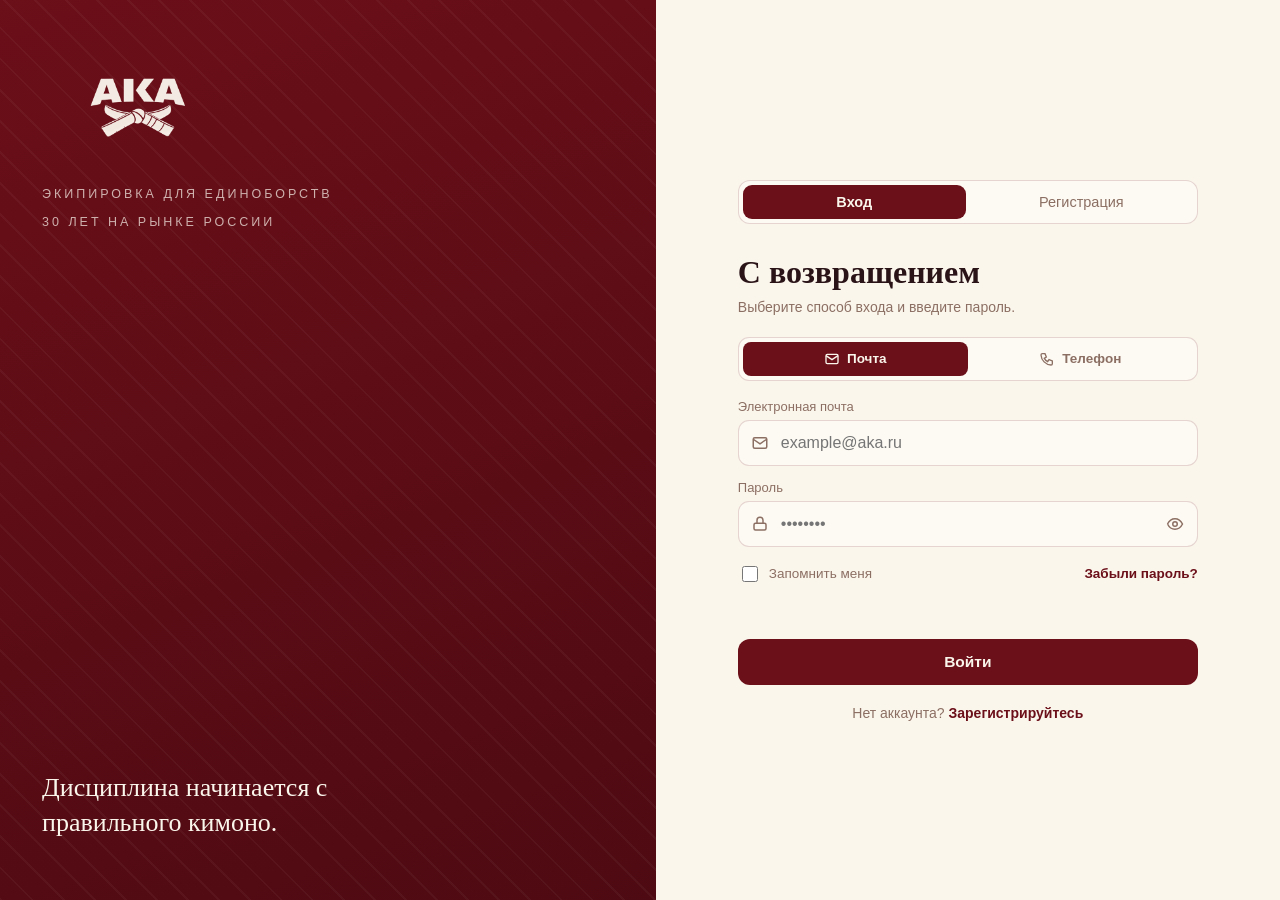
<file: src/main/resources/static/login.html>
<!DOCTYPE html>
<html lang="ru">
<head>
    <meta charset="UTF-8">
    <meta name="viewport" content="width=device-width, initial-scale=1.0">
    <title>AKA — Вход</title>
    <style>
        :root{
            --wine:#6B0F19;--wine-dark:#4E0A12;--wine-soft:rgba(107,15,25,.10);--wine-line:rgba(107,15,25,.16);
            --beige:#F3EBDC;--cream:#FBF6EC;--cream-2:#FDFAF3;--ink:#2A1418;--muted:#8C6F63;--ok:#3B7A4B;
            --shadow:0 30px 70px -30px rgba(42,20,24,.55);
            --serif:"Iowan Old Style","Palatino Linotype","Book Antiqua",Georgia,serif;
            --sans:"Inter",-apple-system,BlinkMacSystemFont,"Segoe UI",Roboto,Arial,sans-serif;
        }
        *{box-sizing:border-box;}
        html,body{margin:0;height:100%;}
        body{font-family:var(--sans);color:var(--ink);
            background:var(--cream);
            margin:0;padding:0;min-height:100vh;min-height:100dvh;}
        .auth{width:100%;min-height:100vh;min-height:100dvh;display:grid;grid-template-columns:1.05fr 1fr;
            background:var(--cream);border-radius:0;border:none;box-shadow:none;overflow:hidden;}
        .brandside{position:relative;background:linear-gradient(160deg,var(--wine) 0%,var(--wine-dark) 100%);
            color:var(--cream);padding:44px 42px;display:flex;flex-direction:column;overflow:hidden;}
        .brandside::before{content:"";position:absolute;inset:0;
            background:repeating-linear-gradient(45deg,rgba(251,246,236,.04) 0 2px,transparent 2px 22px);pointer-events:none;}
        .brandside__top{position:relative;z-index:2;}
        .brand__logo{display:block;width:190px;max-width:70%;height:auto;}
        .brand__sub{margin-top:14px;font-size:12.5px;letter-spacing:.24em;text-transform:uppercase;color:rgba(251,246,236,.7);}
        .brand__tag{position:relative;z-index:2;margin-top:auto;font-family:var(--serif);font-size:26px;line-height:1.35;max-width:320px;}
        .brand__note{position:relative;z-index:2;margin-top:16px;font-size:13.5px;color:rgba(251,246,236,.66);max-width:300px;}
        .formside{padding:44px 6%;display:flex;flex-direction:column;align-items:center;justify-content:center;background:var(--cream);}
        .formside > *{width:100%;max-width:460px;}
        .tabs{display:inline-flex;gap:4px;background:var(--cream-2);border:1px solid var(--wine-line);border-radius:12px;padding:4px;align-self:auto;}
        .tab{flex:1;border:none;background:transparent;font:inherit;font-size:14.5px;padding:9px 20px;border-radius:9px;cursor:pointer;color:var(--muted);transition:.18s;}
        .tab.is-active{background:var(--wine);color:var(--cream);font-weight:600;}
        .head{margin:30px 0 22px;}
        .head h1{font-family:var(--serif);font-size:32px;margin:0;}
        .head p{margin:8px 0 0;color:var(--muted);font-size:14px;}
        .method{position:relative;display:grid;grid-template-columns:1fr 1fr;background:var(--cream-2);border:1px solid var(--wine-line);border-radius:11px;padding:4px;margin-bottom:18px;}
        .method__slider{position:absolute;top:4px;left:4px;width:calc(50% - 4px);height:calc(100% - 8px);background:var(--wine);border-radius:8px;transition:transform .22s ease;}
        .method.phone .method__slider{transform:translateX(100%);}
        .method button{position:relative;z-index:2;border:none;background:transparent;font:inherit;font-size:13.5px;font-weight:600;padding:9px 0;cursor:pointer;color:var(--muted);display:flex;align-items:center;justify-content:center;gap:7px;transition:color .2s;}
        .method.email button[data-m="email"],.method.phone button[data-m="phone"]{color:var(--cream);}
        .form{display:flex;flex-direction:column;gap:14px;}
        .field{display:flex;flex-direction:column;gap:6px;}
        .field>span{font-size:13px;color:var(--muted);}
        .control{position:relative;display:flex;align-items:center;}
        .control>svg{position:absolute;left:13px;width:18px;height:18px;color:var(--muted);pointer-events:none;}
        .control input{width:100%;font:inherit;color:var(--ink);background:var(--cream-2);border:1px solid var(--wine-line);border-radius:11px;padding:13px 46px 13px 42px;transition:.16s;}
        .control input:focus{outline:none;border-color:var(--wine);box-shadow:0 0 0 3px var(--wine-soft);background:#fff;}
        .eye{position:absolute;right:8px;background:none;border:none;cursor:pointer;color:var(--muted);padding:6px;display:flex;align-items:center;justify-content:center;border-radius:8px;}
        .eye:hover{background:var(--wine-soft);}
        .eye svg{width:18px;height:18px;display:block;}
        .row{display:flex;align-items:center;justify-content:space-between;margin-top:2px;gap:10px;flex-wrap:wrap;}
        .check{display:flex;align-items:center;gap:8px;font-size:13.5px;color:var(--muted);cursor:pointer;}
        .check input{accent-color:var(--wine);width:16px;height:16px;}
        .link{color:var(--wine);font-size:13.5px;text-decoration:none;font-weight:600;cursor:pointer;}
        .link:hover{text-decoration:underline;}
        .submit{margin-top:6px;background:var(--wine);color:var(--cream);border:none;border-radius:12px;font:inherit;font-weight:600;font-size:15.5px;padding:14px;cursor:pointer;transition:.15s;}
        .submit:hover{background:var(--wine-dark);}
        .submit:active{transform:translateY(1px);}
        .submit:disabled{opacity:.6;cursor:default;}
        .msg{font-size:13.5px;min-height:18px;margin-top:2px;}
        .msg.err{color:#a12;}
        .msg.ok{color:var(--ok);}
        .foot{margin-top:auto;padding-top:20px;text-align:center;color:var(--muted);font-size:14px;}
        .foot a{color:var(--wine);font-weight:600;text-decoration:none;cursor:pointer;}
        .foot a:hover{text-decoration:underline;}
        .pane{display:none;animation:fade .25s ease;}
        .pane.is-active{display:flex;flex-direction:column;}
        @keyframes fade{from{opacity:0;transform:translateY(6px);}to{opacity:1;transform:none;}}
        .grid2{display:grid;grid-template-columns:1fr 1fr;gap:14px;}
        @media(max-width:820px){
            body{padding:0;}
            .auth{grid-template-columns:1fr;grid-template-rows:auto 1fr;min-height:100vh;min-height:100dvh;width:100%;}
            /* тонкая шапка: только логотип по центру, обрезаться нечему */
            .brandside{padding:16px 20px;flex-direction:row;align-items:center;justify-content:center;overflow:visible;}
            .brandside__top{width:auto;display:flex;align-items:center;}
            .brand__logo{width:auto;height:38px;max-width:none;}
            .brand__sub{display:none;}
            .brand__tag{display:none;}
            .brand__note{display:none;}
            .formside{padding:24px 20px 34px;justify-content:flex-start;}
            .grid2{grid-template-columns:1fr;}
            .head{margin:20px 0 16px;}
            .head h1{font-size:25px;}
        }
    </style>
</head>
<body>
<div class="auth">
    <div class="brandside">
        <div class="brandside__top">
            <img class="brand__logo" src="aka-logo.png" alt="AKA">
            <div class="brand__sub">Экипировка для единоборств<br><br>30 лет на рынке России</div>
        </div>
        <div class="brand__tag">Дисциплина начинается с правильного кимоно.</div>
        <div class="brand__note"></div>
    </div>

    <div class="formside">
        <div class="tabs">
            <button class="tab is-active" data-tab="login">Вход</button>
            <button class="tab" data-tab="register">Регистрация</button>
        </div>

        <div class="pane is-active" id="pane-login">
            <div class="head"><h1>С возвращением</h1><p>Выберите способ входа и введите пароль.</p></div>
            <div class="method email" id="method">
                <div class="method__slider"></div>
                <button data-m="email"><svg viewBox="0 0 24 24" fill="none" stroke="currentColor" stroke-width="2" width="16" height="16"><rect x="3" y="5" width="18" height="14" rx="2"/><path d="m3 7 9 6 9-6"/></svg>Почта</button>
                <button data-m="phone"><svg viewBox="0 0 24 24" fill="none" stroke="currentColor" stroke-width="2" width="16" height="16"><path d="M5 4h4l2 5-3 2a12 12 0 0 0 5 5l2-3 5 2v4a2 2 0 0 1-2 2A16 16 0 0 1 3 6a2 2 0 0 1 2-2"/></svg>Телефон</button>
            </div>
            <div class="form">
                <div class="field" id="field-email">
                    <span>Электронная почта</span>
                    <div class="control"><svg viewBox="0 0 24 24" fill="none" stroke="currentColor" stroke-width="2"><rect x="3" y="5" width="18" height="14" rx="2"/><path d="m3 7 9 6 9-6"/></svg><input type="email" id="login-email" placeholder="example@aka.ru"></div>
                </div>
                <div class="field" id="field-phone" style="display:none">
                    <span>Номер телефона</span>
                    <div class="control"><svg viewBox="0 0 24 24" fill="none" stroke="currentColor" stroke-width="2"><path d="M5 4h4l2 5-3 2a12 12 0 0 0 5 5l2-3 5 2v4a2 2 0 0 1-2 2A16 16 0 0 1 3 6a2 2 0 0 1 2-2"/></svg><input type="tel" id="login-phone" placeholder="+7 999 000-00-00"></div>
                </div>
                <div class="field">
                    <span>Пароль</span>
                    <div class="control"><svg viewBox="0 0 24 24" fill="none" stroke="currentColor" stroke-width="2"><rect x="4" y="11" width="16" height="9" rx="2"/><path d="M8 11V7a4 4 0 0 1 8 0v4"/></svg><input type="password" id="pw1" placeholder="••••••••"><button type="button" class="eye" onclick="togglePw('pw1',this)"><svg viewBox="0 0 24 24" fill="none" stroke="currentColor" stroke-width="2"><path d="M2 12s3.5-7 10-7 10 7 10 7-3.5 7-10 7-10-7-10-7"/><circle cx="12" cy="12" r="3"/></svg></button></div>
                </div>
                <div class="row"><label class="check"><input type="checkbox"> Запомнить меня</label><a class="link">Забыли пароль?</a></div>
                <div class="msg err" id="login-msg"></div>
                <button class="submit" id="login-btn" onclick="doLogin()">Войти</button>
            </div>
            <div class="foot">Нет аккаунта? <a onclick="switchTab('register')">Зарегистрируйтесь</a></div>
        </div>

        <div class="pane" id="pane-register">
            <div class="head"><h1>Создайте аккаунт</h1><p>Пара шагов — и вы в личном кабинете.</p></div>
            <div class="form">
                <div class="field">
                    <span>Имя</span>
                    <div class="control"><svg viewBox="0 0 24 24" fill="none" stroke="currentColor" stroke-width="2"><circle cx="12" cy="8" r="4"/><path d="M4 21c0-4 4-6 8-6s8 2 8 6"/></svg><input type="text" id="reg-name" placeholder="Имя"></div>
                </div>
                <div class="grid2">
                    <div class="field"><span>Почта</span><div class="control"><svg viewBox="0 0 24 24" fill="none" stroke="currentColor" stroke-width="2"><rect x="3" y="5" width="18" height="14" rx="2"/><path d="m3 7 9 6 9-6"/></svg><input type="email" id="reg-email" placeholder="you@aka.ru"></div></div>
                    <div class="field"><span>Телефон</span><div class="control"><svg viewBox="0 0 24 24" fill="none" stroke="currentColor" stroke-width="2"><path d="M5 4h4l2 5-3 2a12 12 0 0 0 5 5l2-3 5 2v4a2 2 0 0 1-2 2A16 16 0 0 1 3 6a2 2 0 0 1 2-2"/></svg><input type="tel" id="reg-phone" placeholder="+7 999…"></div></div>
                </div>
                <div class="grid2">
                    <div class="field"><span>Пароль</span><div class="control"><svg viewBox="0 0 24 24" fill="none" stroke="currentColor" stroke-width="2"><rect x="4" y="11" width="16" height="9" rx="2"/><path d="M8 11V7a4 4 0 0 1 8 0v4"/></svg><input type="password" id="pw2" placeholder="••••••••"><button type="button" class="eye" onclick="togglePw('pw2',this)"><svg viewBox="0 0 24 24" fill="none" stroke="currentColor" stroke-width="2"><path d="M2 12s3.5-7 10-7 10 7 10 7-3.5 7-10 7-10-7-10-7"/><circle cx="12" cy="12" r="3"/></svg></button></div></div>
                    <div class="field"><span>Повтор пароля</span><div class="control"><svg viewBox="0 0 24 24" fill="none" stroke="currentColor" stroke-width="2"><rect x="4" y="11" width="16" height="9" rx="2"/><path d="M8 11V7a4 4 0 0 1 8 0v4"/></svg><input type="password" id="reg-pw2" placeholder="••••••••"></div></div>
                </div>
                <label class="check" style="margin-top:4px"><input type="checkbox"> Согласен с условиями и политикой конфиденциальности</label>
                <div class="msg err" id="reg-msg"></div>
                <button class="submit" id="reg-btn" onclick="doRegister()">Создать аккаунт</button>
            </div>
            <div class="foot">Уже есть аккаунт? <a onclick="switchTab('login')">Войти</a></div>
        </div>
    </div>
</div>

<script>
    const API = (location.protocol === "file:" || location.port === "5500") ? "http://localhost:8081" : "";
    // Витрина магазина (обычные пользователи уходят сюда)
    const MAIN_SITE = "main.html";

    /* Куда вернуть после входа. Разрешаем только свои страницы — защита от open redirect. */
    function afterLoginTarget(){
        const t = sessionStorage.getItem("aka_after_login");
        sessionStorage.removeItem("aka_after_login");
        return (t && /^\/[A-Za-z0-9_\-]+\.html(\?[A-Za-z0-9_=&%.\-]*)?$/.test(t)) ? t : null;
    }
    function homeFor(role){
        return (role||"").toUpperCase().includes("ADMIN") ? "index.html" : MAIN_SITE;
    }

    /* Уже вошёл: админ → админка, покупатель → главная (раньше всех кидало в админку) */
    if (localStorage.getItem("aka_token")) {
        location.replace(afterLoginTarget() || homeFor(localStorage.getItem("aka_role")));
    }

    function val(id){ return document.getElementById(id).value.trim(); }
    function msg(id, text, isErr){
        const el = document.getElementById(id);
        el.textContent = text || "";
        el.className = "msg " + (isErr ? "err" : "ok");
    }
    function switchTab(name){
        document.querySelectorAll('.tab').forEach(t=>t.classList.toggle('is-active',t.dataset.tab===name));
        document.getElementById('pane-login').classList.toggle('is-active',name==='login');
        document.getElementById('pane-register').classList.toggle('is-active',name==='register');
    }
    document.querySelectorAll('.tab').forEach(t=>t.addEventListener('click',()=>switchTab(t.dataset.tab)));
    const method=document.getElementById('method');
    method.querySelectorAll('button').forEach(b=>b.addEventListener('click',()=>{
        const m=b.dataset.m;
        method.classList.toggle('email',m==='email');
        method.classList.toggle('phone',m==='phone');
        document.getElementById('field-email').style.display = m==='email'?'flex':'none';
        document.getElementById('field-phone').style.display = m==='phone'?'flex':'none';
    }));
    function togglePw(id,btn){
        const input=document.getElementById(id);
        const show=input.type==='password';
        input.type=show?'text':'password';
        btn.style.color=show?'var(--wine)':'var(--muted)';
    }
    async function doLogin(){
        const useEmail = document.getElementById('field-email').style.display !== 'none';
        const login = useEmail ? val('login-email') : val('login-phone');
        const password = val('pw1');
        msg('login-msg','');
        if(!login || !password){ msg('login-msg','Заполните логин и пароль', true); return; }
        const btn=document.getElementById('login-btn'); btn.disabled=true;
        try{
            const res = await fetch(API+'/auth/login',{method:'POST',headers:{'Content-Type':'application/json'},body:JSON.stringify({login,password})});
            if(res.status===401){ msg('login-msg','Неверный логин или пароль', true); return; }
            if(!res.ok){ msg('login-msg','Ошибка '+res.status, true); return; }
            const data = await res.json();
            const role = (data.role||'').toUpperCase();
            localStorage.setItem('aka_token', data.token);
            localStorage.setItem('aka_role', data.role);
            localStorage.setItem('aka_email', data.email||'');
            location.href = afterLoginTarget() || homeFor(role);   // вернуть туда, откуда пришёл
        }catch(e){ msg('login-msg','Сервер недоступен', true); }
        finally{ btn.disabled=false; }
    }
    async function doRegister(){
        const email=val('reg-email'), phone=val('reg-phone'), p1=val('pw2'), p2=val('reg-pw2');
        msg('reg-msg','');
        if(!email && !phone){ msg('reg-msg','Укажите почту или телефон', true); return; }
        if(!p1){ msg('reg-msg','Введите пароль', true); return; }
        if(p1!==p2){ msg('reg-msg','Пароли не совпадают', true); return; }
        const btn=document.getElementById('reg-btn'); btn.disabled=true;
        try{
            const res = await fetch(API+'/auth/register',{method:'POST',headers:{'Content-Type':'application/json'},body:JSON.stringify({email:email||null,password:p1,userPhone:phone||null})});
            if(!res.ok){ const t=await res.text().catch(()=> ''); msg('reg-msg', t || ('Ошибка '+res.status), true); return; }
            const data = await res.json().catch(()=>null);
            if(data && data.token){
                localStorage.setItem('aka_token', data.token);
                localStorage.setItem('aka_role', data.role||'');
                localStorage.setItem('aka_email', data.email||'');
            }
            msg('reg-msg','Аккаунт создан!', false);
            setTimeout(()=>{ location.href = afterLoginTarget() || MAIN_SITE; }, 700);
        }catch(e){ msg('reg-msg','Сервер недоступен', true); }
        finally{ btn.disabled=false; }
    }
</script>
</body>
</html>
</file>
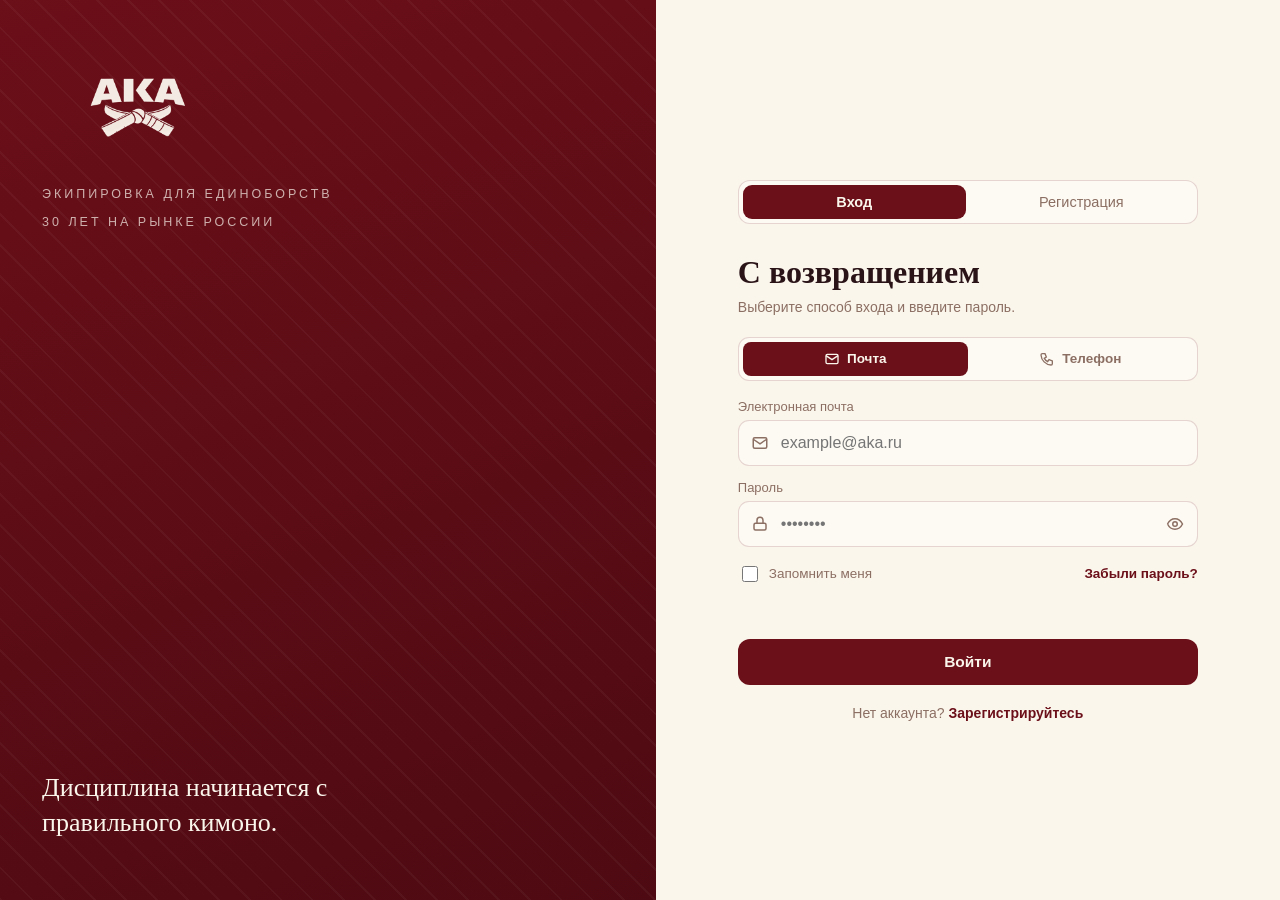
<file: src/main/resources/static/payment-return.html>
<!DOCTYPE html>
<html lang="ru">
<head>
<meta charset="UTF-8">
<meta name="viewport" content="width=device-width, initial-scale=1.0">
<title>AKA — Оплата</title>
<style>
:root{--wine:#6B0F19;--wine-dark:#4E0A12;--beige:#F3EBDC;--cream:#FBF6EC;--ink:#2A1418;--muted:#8C6F63;--ok:#3B7A4B;
--serif:"Iowan Old Style","Palatino Linotype","Book Antiqua",Georgia,serif;
--sans:"Inter",-apple-system,BlinkMacSystemFont,"Segoe UI",Roboto,Arial,sans-serif;
--shadow:0 22px 50px -30px rgba(42,20,24,.5);}
*{margin:0;padding:0;box-sizing:border-box;}
body{font-family:var(--sans);color:var(--ink);min-height:100vh;display:flex;align-items:center;justify-content:center;padding:24px;
background:radial-gradient(900px 420px at 80% -10%, rgba(107,15,25,.07), transparent 62%), var(--beige);}
.box{max-width:460px;width:100%;background:var(--cream);border:1px solid rgba(107,15,25,.15);border-radius:22px;
padding:44px 34px;box-shadow:var(--shadow);text-align:center;animation:in .45s ease both;}
@keyframes in{from{opacity:0;transform:translateY(16px)}to{opacity:1;transform:none}}
.box img{height:56px;margin:0 auto 22px;}
.ic{width:74px;height:74px;border-radius:50%;margin:0 auto 18px;display:flex;align-items:center;justify-content:center;font-size:34px;}
.ic--wait{background:rgba(201,162,39,.16);}
.ic--ok{background:rgba(59,122,75,.15);color:var(--ok);}
.ic--no{background:rgba(170,34,34,.12);color:#a12;}
.spin{width:44px;height:44px;border:3px solid rgba(107,15,25,.18);border-top-color:var(--wine);border-radius:50%;animation:sp 1s linear infinite;}
@keyframes sp{to{transform:rotate(360deg)}}
h1{font-family:var(--serif);font-size:26px;margin-bottom:8px;}
p{color:var(--muted);font-size:14.5px;margin-bottom:22px;}
.a{display:inline-block;background:linear-gradient(160deg,var(--wine),var(--wine-dark));color:var(--cream);
font-weight:700;padding:14px 26px;border-radius:12px;text-decoration:none;transition:.15s;}
.a:hover{filter:brightness(1.08);}
.a2{display:block;margin-top:12px;color:var(--muted);font-size:13.5px;text-decoration:none;}
.a2:hover{color:var(--wine);}
</style>
</head>
<body>
<div class="box">
    <img src="aka-logo-dark.png" alt="AKA">
    <div id="state" aria-live="polite">
        <div class="ic ic--wait"><div class="spin"></div></div>
        <h1>Проверяем оплату…</h1>
        <p>Это займёт несколько секунд.</p>
    </div>
</div>

<script>
const API=(location.protocol==="file:"||location.port==="5500")?"http://localhost:8081":"";
const TOKEN=localStorage.getItem("aka_token");

// номер заказа — только цифры, иначе считаем, что его нет (защита от XSS через ссылку)
const raw=new URLSearchParams(location.search).get("orderId")||sessionStorage.getItem("aka_order");
const orderId=/^\d+$/.test(raw||"")?raw:null;

const PAID_STATUSES=["PAID","DELIVERED"];
const DEADLINE_MS=30000;

/* Вся динамика — через textContent, а не innerHTML */
function render(icon,iconClass,title,text,primary,secondary){
    const box=document.getElementById("state");
    box.innerHTML='<div class="ic"></div><h1></h1><p></p><a class="a"></a><a class="a2"></a>';
    const ic=box.querySelector(".ic"); ic.classList.add(iconClass); ic.textContent=icon;
    box.querySelector("h1").textContent=title;
    box.querySelector("p").textContent=text;
    const a=box.querySelector(".a");  a.textContent=primary.text;   a.href=primary.href;
    const b=box.querySelector(".a2"); b.textContent=secondary.text; b.href=secondary.href;
    history.replaceState(null,"",location.pathname);          // «Назад» не уводит на страницу ЮKassa
}
const toProfile={text:"Мои заказы",href:"profile.html"};
const toShop={text:"Вернуться в магазин",href:"main.html"};

function ok(){
    sessionStorage.removeItem("aka_order");
    render("✓","ic--ok","Заказ оплачен",`Спасибо! Мы уже собираем ваш заказ №${orderId}.`,toProfile,toShop);
}
function pending(){
    sessionStorage.removeItem("aka_order");
    render("⏳","ic--wait","Платёж обрабатывается",
        `Заказ №${orderId} появится в личном кабинете, как только банк подтвердит оплату.`,toProfile,toShop);
}
function fail(text){
    sessionStorage.removeItem("aka_order");
    render("✕","ic--no","Платёж не прошёл",text||"Попробуйте оформить заказ заново.",
        {text:"В корзину",href:"cart.html"},toShop);
}
function goLogin(){
    sessionStorage.setItem("aka_after_login",location.pathname+location.search);
    location.replace("login.html");
}

async function fetchStatus(){
    const ctrl=new AbortController();
    const t=setTimeout(()=>ctrl.abort(),8000);                 // таймаут одного запроса
    try{
        return await fetch(API+"/orders/"+encodeURIComponent(orderId)+"/status",
            {headers:{"Authorization":"Bearer "+TOKEN},signal:ctrl.signal});
    }finally{ clearTimeout(t); }
}

async function check(){
    if(!TOKEN){ goLogin(); return; }
    if(!orderId){ fail("Не удалось определить заказ."); return; }

    const deadline=Date.now()+DEADLINE_MS;                     // общий лимит по времени, а не по попыткам
    while(Date.now()<deadline){
        try{
            const r=await fetchStatus();
            if(r.status===401){ localStorage.removeItem("aka_token"); goLogin(); return; }
            if(r.status===403||r.status===404){ fail("Заказ не найден."); return; }
            if(r.ok){
                const {status}=await r.json();
                if(PAID_STATUSES.includes(status)){ ok(); return; }
                if(status==="CANCELLED"){ fail("Платёж отменён."); return; }
            }
        }catch(e){ console.warn("Проверка статуса не удалась:",e); }
        await new Promise(res=>setTimeout(res,2000));
    }
    pending();
}
check();
</script>
</body>
</html>
</file>
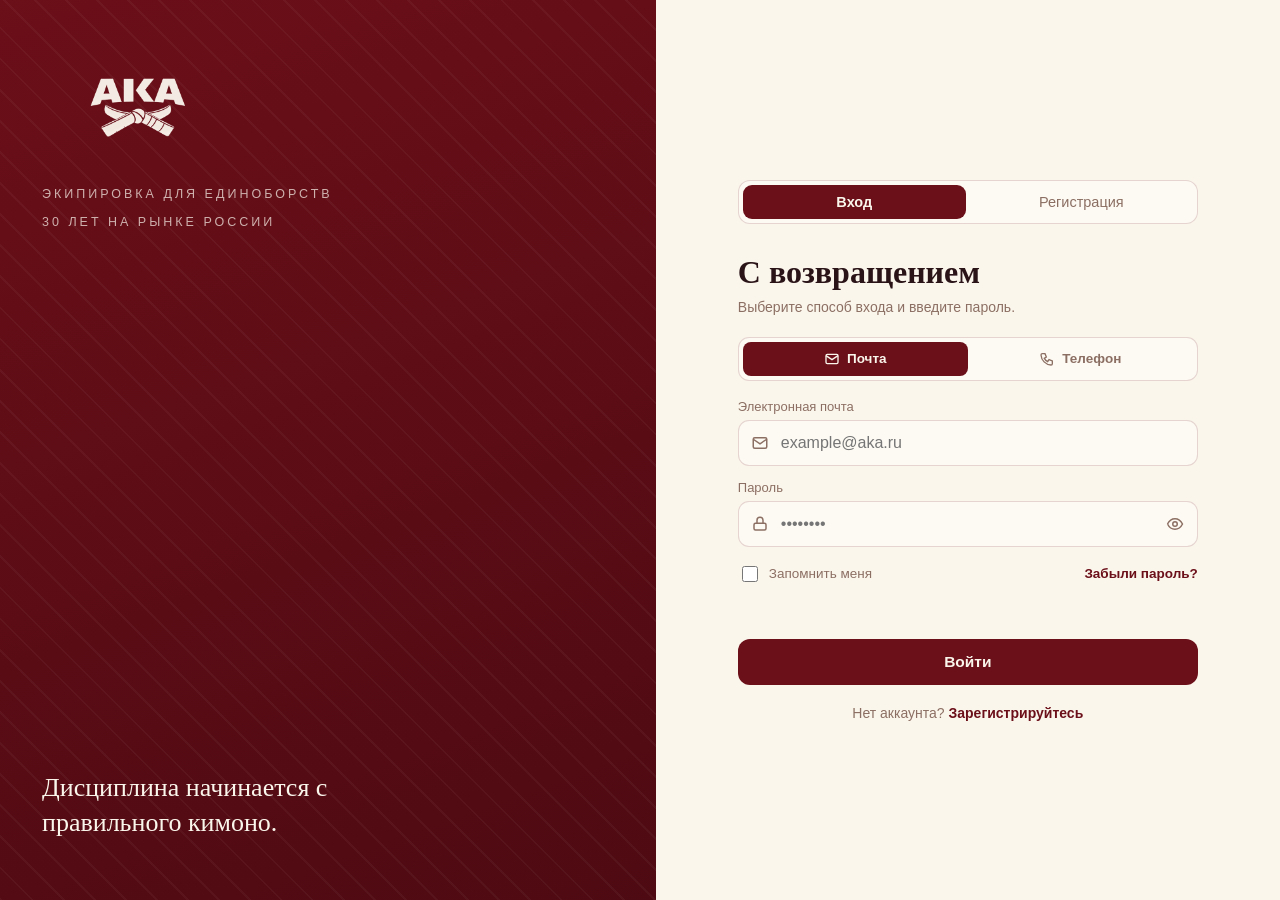
<file: src/main/resources/static/profile.html>
<!DOCTYPE html>
<html lang="ru">
<head>
<meta charset="UTF-8">
<meta name="viewport" content="width=device-width, initial-scale=1.0">
<title>AKA — Личный кабинет</title>
<style>
:root{
    --wine:#6B0F19;--wine-dark:#4E0A12;--wine-2:#8A1522;--wine-soft:rgba(107,15,25,.09);--wine-line:rgba(107,15,25,.14);
    --beige:#F3EBDC;--cream:#FBF6EC;--cream-2:#FDFAF3;--ink:#2A1418;--muted:#8C6F63;--ok:#3B7A4B;
    --shadow:0 22px 50px -30px rgba(42,20,24,.5);
    --serif:"Iowan Old Style","Palatino Linotype","Book Antiqua",Georgia,serif;
    --sans:"Inter",-apple-system,BlinkMacSystemFont,"Segoe UI",Roboto,Arial,sans-serif;
}
*{margin:0;padding:0;box-sizing:border-box;}
html,body{height:100%;}
body{
    font-family:var(--sans);color:var(--ink);font-size:15px;line-height:1.55;
    background:radial-gradient(1100px 500px at 85% -8%, rgba(107,15,25,.05), transparent 60%), var(--beige);
    min-height:100vh;
}
a{color:inherit;text-decoration:none;}
img{display:block;max-width:100%;}

/* ---------- Шапка ---------- */
.header{position:sticky;top:0;z-index:50;background:linear-gradient(160deg,var(--wine),var(--wine-dark));
    box-shadow:0 12px 30px -22px rgba(0,0,0,.7);}
.header::after{content:"";position:absolute;inset:0;pointer-events:none;
    background:repeating-linear-gradient(45deg,rgba(251,246,236,.045) 0 2px,transparent 2px 22px);}
.header__in{position:relative;z-index:2;max-width:1240px;margin:0 auto;height:84px;padding:0 26px;
    display:grid;grid-template-columns:1fr auto 1fr;align-items:center;gap:16px;}
.hdr-nav{display:flex;flex-direction:row;align-items:center;gap:20px;}
.hdr-link{font-size:13px;letter-spacing:.09em;font-weight:600;color:rgba(251,246,236,.85);text-transform:uppercase;
    text-decoration:none;position:relative;white-space:nowrap;transition:color .15s;}
.hdr-link:hover{color:var(--cream);}
.hdr-link::after{content:"";position:absolute;left:0;bottom:-6px;height:2px;width:0;background:var(--cream);transition:width .2s;}
.hdr-link:hover::after{width:100%;}
.hdr-btn{font-family:inherit;font-size:13px;letter-spacing:.09em;font-weight:600;color:rgba(251,246,236,.85);
    text-transform:uppercase;background:none;border:none;cursor:pointer;white-space:nowrap;transition:color .15s;}
.hdr-btn:hover{color:var(--cream);}
.hdr-back{width:42px;height:42px;flex:0 0 auto;border-radius:50%;border:1px solid rgba(251,246,236,.3);
    background:rgba(251,246,236,.1);color:var(--cream);display:flex;align-items:center;justify-content:center;
    text-decoration:none;transition:.18s;}
.hdr-back svg{width:20px;height:20px;}
.hdr-back:hover{background:var(--cream);color:var(--wine);border-color:transparent;transform:translateX(-3px);}
.hdr-logo{justify-self:center;line-height:0;}
.hdr-logo img{height:60px;width:auto;transition:transform .2s;}
.hdr-logo:hover img{transform:scale(1.05);}
.hdr-actions{display:flex;flex-direction:row;align-items:center;gap:16px;justify-content:flex-end;}
.hdr-cart{font-size:21px;line-height:1;text-decoration:none;transition:transform .15s;}
.hdr-cart:hover{transform:scale(1.12);}
.hdr-logout{background:rgba(251,246,236,.12);border:1px solid rgba(251,246,236,.3);color:var(--cream);
    font:inherit;font-size:12.5px;font-weight:700;letter-spacing:.05em;text-transform:uppercase;
    padding:10px 17px;border-radius:10px;cursor:pointer;transition:.15s;}
.hdr-logout:hover{background:var(--cream);color:var(--wine);border-color:transparent;}
.hdr-cat{position:relative;}
.hdr-menu{position:absolute;top:calc(100% + 18px);left:0;background:var(--cream);border:1px solid var(--wine-line);
    border-radius:14px;box-shadow:0 26px 50px -26px rgba(42,20,24,.65);padding:10px;min-width:236px;
    opacity:0;visibility:hidden;transform:translateY(8px);transition:.18s;z-index:60;}
.hdr-cat:hover .hdr-menu{opacity:1;visibility:visible;transform:none;}
.hdr-menu a{display:block;color:var(--ink);text-decoration:none;text-transform:none;letter-spacing:0;
    font-weight:500;font-size:14.5px;padding:10px 12px;border-radius:9px;transition:.15s;}
.hdr-menu a:hover{background:var(--wine-soft);color:var(--wine);}

/* ---------- Каркас ---------- */
.pf{max-width:1120px;margin:0 auto;padding:34px 30px 60px;}
.pf-wrap{display:grid;grid-template-columns:300px 1fr;gap:28px;align-items:start;}

/* ---------- Левая колонка ---------- */
.side{display:flex;flex-direction:column;gap:18px;position:sticky;top:110px;}
.acct{background:var(--cream);border:1px solid var(--wine-line);border-radius:20px;padding:26px 22px;box-shadow:var(--shadow);text-align:center;}
.acct__avatar{width:84px;height:84px;border-radius:50%;margin:0 auto 14px;
    background:linear-gradient(155deg,var(--wine-2),var(--wine-dark));color:var(--cream);
    display:flex;align-items:center;justify-content:center;font-family:var(--serif);font-size:34px;font-weight:600;
    box-shadow:0 12px 26px -12px rgba(107,15,25,.6);}
.acct__name{font-family:var(--serif);font-size:22px;line-height:1.15;}
.acct__mail{color:var(--muted);font-size:13.5px;margin-top:4px;word-break:break-all;}

.nav{background:var(--cream);border:1px solid var(--wine-line);border-radius:20px;padding:10px;box-shadow:var(--shadow);display:flex;flex-direction:column;gap:3px;}
.nav__item{display:flex;align-items:center;gap:12px;text-align:left;background:transparent;border:none;font:inherit;font-size:15px;
    color:var(--ink);padding:13px 15px;border-radius:12px;cursor:pointer;transition:.15s;}
.nav__item svg{width:19px;height:19px;color:var(--muted);transition:.15s;}
.nav__item:hover{background:var(--wine-soft);}
.nav__item.is-active{background:linear-gradient(160deg,var(--wine),var(--wine-dark));color:var(--cream);font-weight:600;box-shadow:0 10px 22px -14px rgba(107,15,25,.7);}
.nav__item.is-active svg{color:var(--cream);}

/* ---------- Контент ---------- */
.panel{display:none;animation:fade .28s ease;}
.panel.is-active{display:block;}
@keyframes fade{from{opacity:0;transform:translateY(8px);}to{opacity:1;transform:none;}}
.page-title{font-family:var(--serif);font-size:32px;margin-bottom:4px;}
.page-sub{color:var(--muted);margin-bottom:22px;font-size:14.5px;}

.card{background:var(--cream);border:1px solid var(--wine-line);border-radius:20px;padding:26px 28px;box-shadow:var(--shadow);margin-bottom:20px;}
.card__title{font-family:var(--serif);font-size:22px;margin-bottom:4px;}
.card__sub{color:var(--muted);font-size:13.5px;margin-bottom:18px;}
.card__sub b{color:var(--ink);}

/* ---------- Формы ---------- */
.form{display:flex;flex-direction:column;gap:15px;max-width:470px;}
.field{display:flex;flex-direction:column;gap:6px;}
.field>span{font-size:13px;color:var(--muted);}
.control{position:relative;display:flex;align-items:center;}
.control>svg{position:absolute;left:14px;width:18px;height:18px;color:var(--muted);pointer-events:none;}
.control input{width:100%;font:inherit;color:var(--ink);background:var(--cream-2);border:1px solid var(--wine-line);
    border-radius:12px;padding:13px 46px 13px 44px;transition:.16s;}
.control input:focus{outline:none;border-color:var(--wine);box-shadow:0 0 0 3px var(--wine-soft);background:#fff;}
.eye{position:absolute;right:9px;background:none;border:none;cursor:pointer;color:var(--muted);padding:6px;display:flex;border-radius:8px;}
.eye:hover{background:var(--wine-soft);}
.eye svg{width:18px;height:18px;}

.btn{font:inherit;font-weight:600;border-radius:12px;padding:13px 22px;cursor:pointer;border:1px solid transparent;transition:.15s;}
.btn--primary{background:linear-gradient(160deg,var(--wine),var(--wine-dark));color:var(--cream);box-shadow:0 12px 26px -16px rgba(107,15,25,.8);}
.btn--primary:hover{filter:brightness(1.08);}
.btn--primary:disabled{opacity:.6;cursor:default;}
.actions{display:flex;justify-content:flex-end;margin-top:4px;}
.msg{font-size:13.5px;min-height:18px;}
.msg.err{color:#a12;}
.msg.ok{color:var(--ok);}

/* ---------- Сегмент Все/Активные ---------- */
.seg{display:inline-flex;background:var(--cream-2);border:1px solid var(--wine-line);border-radius:12px;padding:4px;margin-bottom:18px;}
.seg button{border:none;background:transparent;font:inherit;font-size:14px;padding:8px 18px;border-radius:9px;color:var(--muted);cursor:pointer;transition:.15s;}
.seg button.is-active{background:linear-gradient(160deg,var(--wine),var(--wine-dark));color:var(--cream);font-weight:600;}

/* ---------- Заказы ---------- */
.order{border:1px solid var(--wine-line);border-radius:16px;padding:16px 18px;margin-bottom:12px;background:var(--cream-2);transition:.15s;}
.order:hover{border-color:rgba(107,15,25,.28);}
.order__head{display:flex;align-items:center;gap:12px;flex-wrap:wrap;cursor:pointer;}
.order__id{font-family:var(--serif);font-size:18px;}
.order__date{color:var(--muted);font-size:13.5px;}
.order__total{margin-left:auto;font-weight:800;color:var(--wine);font-size:17px;}
.status{font-size:11.5px;font-weight:700;letter-spacing:.03em;padding:4px 11px;border-radius:999px;text-transform:uppercase;}
.status--pending_payment{background:var(--wine-soft);color:var(--wine);}
.status--paid{background:rgba(201,162,39,.18);color:#8a6d10;}
.status--delivered{background:rgba(59,122,75,.15);color:var(--ok);}
.status--cancelled{background:rgba(170,34,34,.12);color:#a12;}
.order__items{margin-top:12px;padding-top:12px;border-top:1px solid var(--wine-line);display:none;flex-direction:column;gap:6px;}
.order.open .order__items{display:flex;}
.oi{display:flex;font-size:14px;gap:10px;}
.oi__name{flex:1;}
.oi__q{color:var(--muted);}
.toggle{border:none;background:transparent;color:var(--wine);font-size:14px;cursor:pointer;padding:0 2px;}
.empty{color:var(--muted);text-align:center;padding:40px 20px;}

@media(max-width:860px){
    .header__in{height:68px;padding:0 14px;}
    .hdr-nav .hdr-link,.hdr-cat{display:none;}
    .hdr-actions .hdr-link{display:none;}
    .hdr-logo img{height:44px;}
    .hdr-logout{padding:9px 13px;font-size:11.5px;}
    .pf{padding:20px 16px 44px;}
    .pf-wrap{grid-template-columns:1fr;gap:18px;}
    .side{position:static;flex-direction:column;}
    .nav{flex-direction:row;overflow-x:auto;}
    .nav__item{white-space:nowrap;}
    .page-title{font-size:26px;}
    .card{padding:22px 18px;}
}
</style>
</head>
<body>

<header class="header">
    <div class="header__in">
        <nav class="hdr-nav">
            <a href="main.html" class="hdr-back" title="Назад в магазин" aria-label="Назад">
                <svg viewBox="0 0 24 24" fill="none" stroke="currentColor" stroke-width="2.2" stroke-linecap="round" stroke-linejoin="round"><path d="M19 12H5"/><path d="M12 19l-7-7 7-7"/></svg>
            </a>
            <div class="hdr-cat">
                <button class="hdr-btn">Каталог ▾</button>
                <div class="hdr-menu">
                    <a href="main.html">Все товары</a>
                    <a href="product.html?category=K7">Кимоно для Дзюдо</a>
                    <a href="product.html?category=K1">Кимоно для Каратэ</a>
                    <a href="product.html?category=K4">Кимоно для Тхэквондо</a>
                    <a href="product.html?category=K5">Форма для Самбо</a>
                    <a href="product.html?category=K">Пояса</a>
                </div>
            </div>
            <a href="main.html#contacts" class="hdr-link">Контакты</a>
        </nav>

        <a class="hdr-logo" href="main.html"><img src="aka-logo-light.png" alt="AKA"></a>

        <div class="hdr-actions">
            <a href="main.html#promo" class="hdr-link">Про нас</a>
            <a href="cart.html" class="hdr-cart" title="Корзина">🛒</a>
            <button class="hdr-logout" onclick="logout()">Выйти</button>
        </div>
    </div>
</header>

<div class="pf">
    <div class="pf-wrap">
        <aside class="side">
            <div class="acct">
                <div class="acct__avatar" id="acct-avatar">U</div>
                <h2 class="acct__name" id="acct-name">Профиль</h2>
                <div class="acct__mail" id="acct-mail">—</div>
            </div>
            <nav class="nav">
                <button class="nav__item is-active" data-panel="orders">
                    <svg viewBox="0 0 24 24" fill="none" stroke="currentColor" stroke-width="2"><path d="M6 2h12l2 5H4z"/><path d="M4 7v13h16V7"/><path d="M9 12h6"/></svg>
                    Мои заказы
                </button>
                <button class="nav__item" data-panel="profile">
                    <svg viewBox="0 0 24 24" fill="none" stroke="currentColor" stroke-width="2"><circle cx="12" cy="8" r="4"/><path d="M4 21c0-4 4-6 8-6s8 2 8 6"/></svg>
                    Личные данные
                </button>
                <button class="nav__item" data-panel="security">
                    <svg viewBox="0 0 24 24" fill="none" stroke="currentColor" stroke-width="2"><rect x="4" y="11" width="16" height="9" rx="2"/><path d="M8 11V7a4 4 0 0 1 8 0v4"/></svg>
                    Безопасность
                </button>
            </nav>
        </aside>

        <main>
            <section class="panel is-active" id="panel-orders">
                <h1 class="page-title">Мои заказы</h1>
                <p class="page-sub">История покупок и их статусы.</p>
                <div class="card">
                    <div class="seg" id="orders-seg">
                        <button class="is-active" data-f="all">Все</button>
                        <button data-f="active">Активные</button>
                    </div>
                    <div id="orders-list"><div class="empty">Загрузка…</div></div>
                </div>
            </section>

            <section class="panel" id="panel-profile">
                <h1 class="page-title">Личные данные</h1>
                <p class="page-sub">Смена почты и телефона. Для подтверждения нужен текущий пароль.</p>

                <div class="card">
                    <h3 class="card__title">Электронная почта</h3>
                    <p class="card__sub">Текущая: <b id="cur-email">—</b></p>
                    <div class="form">
                        <div class="field"><span>Новая почта</span>
                            <div class="control"><svg viewBox="0 0 24 24" fill="none" stroke="currentColor" stroke-width="2"><rect x="3" y="5" width="18" height="14" rx="2"/><path d="m3 7 9 6 9-6"/></svg>
                                <input type="email" id="new-email" placeholder="you@aka.ru"></div>
                        </div>
                        <div class="field"><span>Текущий пароль</span>
                            <div class="control"><svg viewBox="0 0 24 24" fill="none" stroke="currentColor" stroke-width="2"><rect x="4" y="11" width="16" height="9" rx="2"/><path d="M8 11V7a4 4 0 0 1 8 0v4"/></svg>
                                <input type="password" id="email-pw" placeholder="••••••••"></div>
                        </div>
                        <div class="msg" id="email-msg"></div>
                        <div class="actions"><button class="btn btn--primary" onclick="changeEmail(this)">Сохранить почту</button></div>
                    </div>
                </div>

                <div class="card">
                    <h3 class="card__title">Телефон</h3>
                    <p class="card__sub">Текущий: <b id="cur-phone">—</b></p>
                    <div class="form">
                        <div class="field"><span>Новый телефон</span>
                            <div class="control"><svg viewBox="0 0 24 24" fill="none" stroke="currentColor" stroke-width="2"><path d="M5 4h4l2 5-3 2a12 12 0 0 0 5 5l2-3 5 2v4a2 2 0 0 1-2 2A16 16 0 0 1 3 6a2 2 0 0 1 2-2"/></svg>
                                <input type="tel" id="new-phone" placeholder="+7 999 000-00-00"></div>
                        </div>
                        <div class="field"><span>Текущий пароль</span>
                            <div class="control"><svg viewBox="0 0 24 24" fill="none" stroke="currentColor" stroke-width="2"><rect x="4" y="11" width="16" height="9" rx="2"/><path d="M8 11V7a4 4 0 0 1 8 0v4"/></svg>
                                <input type="password" id="phone-pw" placeholder="••••••••"></div>
                        </div>
                        <div class="msg" id="phone-msg"></div>
                        <div class="actions"><button class="btn btn--primary" onclick="changePhone(this)">Сохранить телефон</button></div>
                    </div>
                </div>
            </section>

            <section class="panel" id="panel-security">
                <h1 class="page-title">Безопасность</h1>
                <p class="page-sub">Смена пароля от аккаунта.</p>
                <div class="card">
                    <div class="form">
                        <div class="field"><span>Текущий пароль</span>
                            <div class="control"><svg viewBox="0 0 24 24" fill="none" stroke="currentColor" stroke-width="2"><rect x="4" y="11" width="16" height="9" rx="2"/><path d="M8 11V7a4 4 0 0 1 8 0v4"/></svg>
                                <input type="password" id="cur-pw" placeholder="••••••••">
                                <button type="button" class="eye" onclick="togglePw('cur-pw',this)"><svg viewBox="0 0 24 24" fill="none" stroke="currentColor" stroke-width="2"><path d="M2 12s3.5-7 10-7 10 7 10 7-3.5 7-10 7-10-7-10-7"/><circle cx="12" cy="12" r="3"/></svg></button></div>
                        </div>
                        <div class="field"><span>Новый пароль</span>
                            <div class="control"><svg viewBox="0 0 24 24" fill="none" stroke="currentColor" stroke-width="2"><rect x="4" y="11" width="16" height="9" rx="2"/><path d="M8 11V7a4 4 0 0 1 8 0v4"/></svg>
                                <input type="password" id="new-pw" placeholder="••••••••">
                                <button type="button" class="eye" onclick="togglePw('new-pw',this)"><svg viewBox="0 0 24 24" fill="none" stroke="currentColor" stroke-width="2"><path d="M2 12s3.5-7 10-7 10 7 10 7-3.5 7-10 7-10-7-10-7"/><circle cx="12" cy="12" r="3"/></svg></button></div>
                        </div>
                        <div class="field"><span>Повтор нового пароля</span>
                            <div class="control"><svg viewBox="0 0 24 24" fill="none" stroke="currentColor" stroke-width="2"><rect x="4" y="11" width="16" height="9" rx="2"/><path d="M8 11V7a4 4 0 0 1 8 0v4"/></svg>
                                <input type="password" id="new-pw2" placeholder="••••••••"></div>
                        </div>
                        <div class="msg" id="pw-msg"></div>
                        <div class="actions"><button class="btn btn--primary" onclick="changePassword(this)">Обновить пароль</button></div>
                    </div>
                </div>
            </section>
        </main>
    </div>
</div>

<script>
const TOKEN = localStorage.getItem('aka_token');
if(!TOKEN){ location.replace('login.html'); }
function authHeaders(extra){ return Object.assign({'Authorization':'Bearer '+TOKEN}, extra||{}); }
function logout(){ localStorage.removeItem('aka_token'); localStorage.removeItem('aka_role'); localStorage.removeItem('aka_email'); location.href='login.html'; }

async function postJson(url, body){
    const res = await fetch(url, {method:'POST', headers: authHeaders({'Content-Type':'application/json'}), body: JSON.stringify(body)});
    if(res.status===401){ logout(); throw new Error('Требуется вход'); }
    if(!res.ok){ const t = await res.text().catch(()=> ''); throw new Error(t || ('Ошибка '+res.status)); }
    return res;
}
async function getJson(url){
    const res = await fetch(url, {headers: authHeaders({'Accept':'application/json'})});
    if(res.status===401){ logout(); throw new Error('Требуется вход'); }
    if(!res.ok) throw new Error('Ошибка '+res.status);
    return res.json();
}

document.querySelectorAll('.pf .nav__item').forEach(b=>b.addEventListener('click',()=>{
    document.querySelectorAll('.pf .nav__item').forEach(x=>x.classList.remove('is-active'));
    document.querySelectorAll('.pf .panel').forEach(p=>p.classList.remove('is-active'));
    b.classList.add('is-active');
    document.getElementById('panel-'+b.dataset.panel).classList.add('is-active');
}));

function togglePw(id,btn){const i=document.getElementById(id);const s=i.type==='password';i.type=s?'text':'password';btn.style.color=s?'var(--wine)':'var(--muted)';}
function msg(id,text,isErr){const el=document.getElementById(id);el.textContent=text||'';el.className='msg '+(isErr?'err':'ok');}
function money(n){return (n==null?0:Number(n)).toLocaleString('ru-RU');}
const STATUS={PENDING_PAYMENT:'Ожидает оплаты',PAID:'Оплачен',DELIVERED:'Доставлен',CANCELLED:'Отменён'};
function esc(s){return String(s??'').replace(/&/g,'&amp;').replace(/</g,'&lt;').replace(/>/g,'&gt;');}

async function loadInfo(){
    try{
        const u = await getJson('/profile/info');
        document.getElementById('acct-mail').textContent = u.email || u.phone || '—';
        document.getElementById('acct-name').textContent = (u.email||u.phone||'U').split('@')[0];
        document.getElementById('acct-avatar').textContent = (u.email||u.phone||'U').charAt(0).toUpperCase();
        document.getElementById('cur-email').textContent = u.email || '—';
        document.getElementById('cur-phone').textContent = u.phone || '—';
    }catch(e){ }
}

document.querySelectorAll('#orders-seg button').forEach(b=>b.addEventListener('click',()=>{
    document.querySelectorAll('#orders-seg button').forEach(x=>x.classList.remove('is-active'));
    b.classList.add('is-active');
    loadOrders(b.dataset.f);
}));

async function loadOrders(filter){
    const box=document.getElementById('orders-list');
    box.innerHTML='<div class="empty">Загрузка…</div>';
    const url = filter==='active' ? '/profile/active' : '/profile/my-orders';
    try{
        const orders = await getJson(url);
        if(!orders.length){ box.innerHTML='<div class="empty">Заказов пока нет.</div>'; return; }
        box.innerHTML = orders.map(o=>{
            const items=(o.orderItems||[]).map(it=>{
                const name = it.productVariant ? it.productVariant.productName : ('Вариант #'+it.variantId);
                return `<div class="oi"><span class="oi__name">${esc(name)}</span><span class="oi__q">${it.quantity??0} × ${money(it.amount)} ₽</span></div>`;
            }).join('');
            const st=(o.status||'').toLowerCase();
            const date=o.createdAt?new Date(o.createdAt).toLocaleDateString('ru-RU'):'';
            return `<div class="order">
                <div class="order__head" onclick="this.parentElement.classList.toggle('open')">
                    <button class="toggle">▸</button>
                    <span class="order__id">Заказ #${o.id}</span>
                    <span class="order__date">${date}</span>
                    <span class="status status--${st}">${STATUS[o.status]||esc(o.status)}</span>
                    <span class="order__total">${money(o.totalAmount)} ₽</span>
                </div>
                <div class="order__items">${items||'<div class="oi">нет позиций</div>'}</div>
            </div>`;
        }).join('');
    }catch(e){ box.innerHTML='<div class="empty">Не удалось загрузить заказы</div>'; }
}

async function changeEmail(btn){
    const newEmail=document.getElementById('new-email').value.trim();
    const password=document.getElementById('email-pw').value;
    msg('email-msg','');
    if(!newEmail||!password){ msg('email-msg','Заполните поля',true); return; }
    btn.disabled=true;
    try{ await postJson('/profile/emailch',{newEmail,password});
        msg('email-msg','Почта обновлена',false); document.getElementById('cur-email').textContent=newEmail; loadInfo();
    }catch(e){ msg('email-msg',e.message,true); } finally{ btn.disabled=false; }
}
async function changePhone(btn){
    const newPhone=document.getElementById('new-phone').value.trim();
    const password=document.getElementById('phone-pw').value;
    msg('phone-msg','');
    if(!newPhone||!password){ msg('phone-msg','Заполните поля',true); return; }
    btn.disabled=true;
    try{ await postJson('/profile/phonech',{newPhone,password});
        msg('phone-msg','Телефон обновлён',false); document.getElementById('cur-phone').textContent=newPhone; loadInfo();
    }catch(e){ msg('phone-msg',e.message,true); } finally{ btn.disabled=false; }
}
async function changePassword(btn){
    const password=document.getElementById('cur-pw').value;
    const newPassword=document.getElementById('new-pw').value;
    const repeatNewPassword=document.getElementById('new-pw2').value;
    msg('pw-msg','');
    if(!password||!newPassword){ msg('pw-msg','Заполните поля',true); return; }
    if(newPassword!==repeatNewPassword){ msg('pw-msg','Новый пароль и повтор не совпадают',true); return; }
    btn.disabled=true;
    try{ await postJson('/profile/change',{password,newPassword,repeatNewPassword});
        msg('pw-msg','Пароль обновлён',false);
        ['cur-pw','new-pw','new-pw2'].forEach(id=>document.getElementById(id).value='');
    }catch(e){ msg('pw-msg',e.message,true); } finally{ btn.disabled=false; }
}

loadInfo();
loadOrders('all');
</script>
</body>
</html>
</file>
<file: src/main/resources/static/styles.css>
:root {
    --wine: #6B0F19;
    --wine-dark: #4E0A12;
    --wine-soft: rgba(107, 15, 25, 0.10);
    --wine-line: rgba(107, 15, 25, 0.16);
    --beige: #F3EBDC;
    --cream: #FBF6EC;
    --cream-2: #FDFAF3;
    --ink: #2A1418;
    --muted: #8C6F63;
    --ok: #3B7A4B;
    --shadow: 0 14px 34px -20px rgba(42, 20, 24, 0.45);
    --serif: "Iowan Old Style", "Palatino Linotype", "Book Antiqua", Georgia, serif;
    --sans: "Inter", -apple-system, BlinkMacSystemFont, "Segoe UI", Roboto, Arial, sans-serif;
}

* { box-sizing: border-box; }

html, body {
    margin: 0;
    height: 100%;
}

body {
    font-family: var(--sans);
    color: var(--ink);
    background: var(--beige);
    font-size: 15px;
    line-height: 1.5;
}

.layout {
    display: grid;
    grid-template-columns: 264px 1fr;
    min-height: 100vh;
}

/* ---------- Sidebar ---------- */
.sidebar {
    background: var(--wine);
    color: var(--cream);
    display: flex;
    flex-direction: column;
    padding: 32px 22px;
    position: sticky;
    top: 0;
    height: 100vh;
}

.brand {
    display: flex;
    flex-direction: column;
    gap: 4px;
    padding-bottom: 28px;
    border-bottom: 1px solid rgba(251, 246, 236, 0.18);
}

.brand__mark {
    font-family: var(--serif);
    font-size: 46px;
    line-height: 1;
    letter-spacing: 0.04em;
    font-weight: 600;
}

.brand__sub {
    font-size: 12.5px;
    letter-spacing: 0.14em;
    text-transform: uppercase;
    color: rgba(251, 246, 236, 0.66);
}

.nav {
    display: flex;
    flex-direction: column;
    gap: 2px;
    margin-top: 28px;
}

.nav__item {
    text-align: left;
    background: transparent;
    border: none;
    color: rgba(251, 246, 236, 0.78);
    font: inherit;
    font-size: 15.5px;
    padding: 12px 16px;
    border-radius: 10px;
    cursor: pointer;
    transition: background 0.15s, color 0.15s;
}

.nav__item:hover { color: var(--cream); background: rgba(251, 246, 236, 0.08); }

.nav__item.is-active {
    background: var(--cream);
    color: var(--wine);
    font-weight: 600;
}

.sidebar__foot {
    margin-top: auto;
    display: flex;
    align-items: center;
    gap: 8px;
    font-size: 12.5px;
    color: rgba(251, 246, 236, 0.6);
}

.dot {
    width: 8px; height: 8px; border-radius: 50%;
    background: #C9A227;
}
.dot.is-ok { background: #6FCf8b; }
.dot.is-bad { background: #E0736A; }

/* ---------- Main ---------- */
.main {
    padding: 40px 48px 64px;
    max-width: 1180px;
}

.view { display: none; }
.view.is-active { display: block; }

.view__head {
    display: flex;
    align-items: flex-end;
    justify-content: space-between;
    gap: 24px;
    margin-bottom: 28px;
}

.view__title {
    font-family: var(--serif);
    font-size: 34px;
    margin: 0;
    letter-spacing: 0.01em;
}

.view__hint {
    margin: 6px 0 0;
    color: var(--muted);
    font-size: 14px;
}

/* ---------- Buttons ---------- */
.btn {
    font: inherit;
    font-weight: 600;
    border-radius: 10px;
    padding: 11px 20px;
    cursor: pointer;
    border: 1px solid transparent;
    transition: background 0.15s, transform 0.05s, border-color 0.15s;
}
.btn:active { transform: translateY(1px); }

.btn--primary { background: var(--wine); color: var(--cream); }
.btn--primary:hover { background: var(--wine-dark); }

.btn--ghost {
    background: transparent;
    color: var(--wine);
    border-color: var(--wine-line);
}
.btn--ghost:hover { background: var(--wine-soft); }

.btn--sm { padding: 7px 13px; font-size: 13.5px; border-radius: 8px; }

/* ---------- Product grid ---------- */
.grid {
    display: grid;
    grid-template-columns: repeat(auto-fill, minmax(320px, 1fr));
    gap: 22px;
}

.card {
    background: var(--cream);
    border: 1px solid var(--wine-line);
    border-radius: 16px;
    overflow: hidden;
    box-shadow: var(--shadow);
    display: flex;
    flex-direction: column;
}

.card__gallery {
    display: flex;
    gap: 6px;
    padding: 10px;
    background: var(--cream-2);
    overflow-x: auto;
}

.card__gallery img {
    height: 96px;
    width: 82px;
    object-fit: cover;
    border-radius: 8px;
    flex: 0 0 auto;
    border: 1px solid var(--wine-line);
    background: var(--beige);
}

.card__body { padding: 16px 18px 18px; display: flex; flex-direction: column; gap: 10px; }

.card__name {
    font-family: var(--serif);
    font-size: 21px;
    margin: 0;
    line-height: 1.2;
}

.card__id { color: var(--muted); font-size: 13px; }

.card__price {
    font-size: 20px;
    font-weight: 700;
    color: var(--wine);
}

.chips { display: flex; flex-wrap: wrap; gap: 6px; }

.chip {
    font-size: 12.5px;
    background: var(--wine-soft);
    color: var(--wine);
    padding: 4px 10px;
    border-radius: 999px;
}

.card__desc { color: var(--muted); font-size: 13.5px; }

.card__foot {
    margin-top: auto;
    display: flex;
    align-items: center;
    gap: 8px;
    padding-top: 12px;
    border-top: 1px solid var(--wine-line);
}

.qty {
    display: flex;
    align-items: center;
    gap: 6px;
    margin-right: auto;
}
.qty input {
    width: 62px;
    padding: 6px 8px;
    border: 1px solid var(--wine-line);
    border-radius: 8px;
    font: inherit;
    background: var(--cream-2);
}

.icon-btn {
    background: transparent;
    border: 1px solid var(--wine-line);
    color: var(--wine);
    border-radius: 8px;
    padding: 7px 11px;
    cursor: pointer;
    font: inherit;
    font-size: 13.5px;
}
.icon-btn:hover { background: var(--wine-soft); }
.icon-btn--danger { color: #a12; border-color: rgba(170, 34, 34, 0.3); }
.icon-btn--danger:hover { background: rgba(170, 34, 34, 0.08); }

/* ---------- Orders ---------- */
.segmented {
    display: inline-flex;
    background: var(--cream);
    border: 1px solid var(--wine-line);
    border-radius: 10px;
    padding: 3px;
    gap: 2px;
}
.segmented__btn {
    border: none;
    background: transparent;
    font: inherit;
    font-size: 14px;
    padding: 7px 14px;
    border-radius: 8px;
    color: var(--muted);
    cursor: pointer;
}
.segmented__btn.is-active { background: var(--wine); color: var(--cream); font-weight: 600; }

.stack { display: flex; flex-direction: column; gap: 14px; }

.order {
    background: var(--cream);
    border: 1px solid var(--wine-line);
    border-radius: 14px;
    padding: 18px 20px;
    box-shadow: var(--shadow);
}
.order__head {
    display: flex;
    align-items: center;
    gap: 12px;
    flex-wrap: wrap;
    margin-bottom: 12px;
}
.order__id { font-family: var(--serif); font-size: 19px; }
.order__total { margin-left: auto; font-weight: 700; color: var(--wine); font-size: 18px; }

.status {
    font-size: 12px;
    font-weight: 600;
    letter-spacing: 0.03em;
    padding: 3px 10px;
    border-radius: 999px;
    text-transform: uppercase;
}
.status--delivered { background: rgba(59, 122, 75, 0.14); color: var(--ok); }
.status--paid { background: rgba(201, 162, 39, 0.16); color: #8a6d10; }
.status--pending_payment { background: var(--wine-soft); color: var(--wine); }
.status--cancelled { background: rgba(170, 34, 34, 0.12); color: #a12; }

.order__meta { color: var(--muted); font-size: 13.5px; display: flex; flex-wrap: wrap; gap: 4px 18px; }

.items { margin-top: 12px; border-top: 1px solid var(--wine-line); padding-top: 10px; display: flex; flex-direction: column; gap: 6px; }
.item { display: flex; gap: 10px; font-size: 14px; }
.item__name { flex: 1; }
.item__q { color: var(--muted); }

/* ---------- Table ---------- */
.table-wrap {
    background: var(--cream);
    border: 1px solid var(--wine-line);
    border-radius: 14px;
    overflow: hidden;
    box-shadow: var(--shadow);
}
.table { width: 100%; border-collapse: collapse; }
.table th, .table td { text-align: left; padding: 13px 20px; }
.table thead th {
    background: var(--wine);
    color: var(--cream);
    font-size: 13px;
    letter-spacing: 0.04em;
    font-weight: 600;
}
.table tbody tr { border-top: 1px solid var(--wine-line); }
.table tbody tr:nth-child(even) { background: var(--cream-2); }

/* ---------- Empty / loading ---------- */
.placeholder {
    grid-column: 1 / -1;
    text-align: center;
    color: var(--muted);
    padding: 60px 20px;
    border: 1px dashed var(--wine-line);
    border-radius: 16px;
    background: var(--cream);
}

/* ---------- Modal / form ---------- */
.modal { position: fixed; inset: 0; display: none; z-index: 50; }
.modal.is-open { display: block; }
.modal__backdrop { position: absolute; inset: 0; background: rgba(42, 20, 24, 0.5); }
.modal__panel {
    position: absolute;
    top: 0; right: 0;
    height: 100%;
    width: min(560px, 100%);
    background: var(--beige);
    box-shadow: -20px 0 60px -30px rgba(0, 0, 0, 0.6);
    overflow-y: auto;
    padding: 28px 32px 40px;
    animation: slideIn 0.22s ease;
}
@keyframes slideIn { from { transform: translateX(28px); opacity: 0; } to { transform: none; opacity: 1; } }
@media (prefers-reduced-motion: reduce) { .modal__panel { animation: none; } }

.modal__head { display: flex; align-items: center; justify-content: space-between; margin-bottom: 22px; }
.modal__head h2 { font-family: var(--serif); font-size: 26px; margin: 0; }
.modal__close {
    background: transparent; border: none; font-size: 30px; line-height: 1;
    color: var(--muted); cursor: pointer;
}
.modal__close:hover { color: var(--wine); }

.form { display: flex; flex-direction: column; gap: 16px; }
.form__row { display: grid; grid-template-columns: 1fr 1fr; gap: 14px; }

.field { display: flex; flex-direction: column; gap: 6px; font-size: 13.5px; color: var(--muted); }
.field input, .field textarea {
    font: inherit;
    color: var(--ink);
    background: var(--cream-2);
    border: 1px solid var(--wine-line);
    border-radius: 10px;
    padding: 10px 12px;
}
.field input:focus, .field textarea:focus {
    outline: none;
    border-color: var(--wine);
    box-shadow: 0 0 0 3px var(--wine-soft);
}
.field textarea { resize: vertical; }

.uploader { display: flex; flex-direction: column; gap: 10px; }
.uploader__top { display: flex; justify-content: space-between; font-size: 13.5px; color: var(--muted); }
.uploader__count { font-weight: 600; }
.uploader__count.is-ok { color: var(--ok); }
.uploader__count.is-bad { color: #a12; }
.uploader__note { margin: 0; font-size: 12.5px; color: var(--muted); }

.dropzone {
    display: flex;
    align-items: center;
    justify-content: center;
    padding: 26px;
    border: 1.5px dashed var(--wine-line);
    border-radius: 12px;
    background: var(--cream-2);
    color: var(--muted);
    cursor: pointer;
    transition: border-color 0.15s, background 0.15s;
}
.dropzone:hover, .dropzone.is-drag { border-color: var(--wine); background: var(--wine-soft); color: var(--wine); }

.previews { display: flex; flex-wrap: wrap; gap: 8px; }
.preview {
    position: relative;
    width: 78px; height: 92px;
    border-radius: 8px;
    overflow: hidden;
    border: 1px solid var(--wine-line);
}
.preview img { width: 100%; height: 100%; object-fit: cover; }
.preview__rm {
    position: absolute; top: 3px; right: 3px;
    width: 20px; height: 20px;
    border: none; border-radius: 50%;
    background: rgba(42, 20, 24, 0.72); color: #fff;
    cursor: pointer; font-size: 13px; line-height: 20px; padding: 0;
}

.form__actions { display: flex; justify-content: flex-end; gap: 10px; margin-top: 8px; }

/* ---------- Toasts ---------- */
.toasts { position: fixed; bottom: 24px; right: 24px; display: flex; flex-direction: column; gap: 10px; z-index: 80; }
.toast {
    background: var(--wine);
    color: var(--cream);
    padding: 12px 18px;
    border-radius: 10px;
    box-shadow: var(--shadow);
    font-size: 14px;
    max-width: 340px;
    animation: toastIn 0.2s ease;
}
.toast--error { background: #8a1a1a; }
.toast--ok { background: var(--ok); }
@keyframes toastIn { from { transform: translateY(8px); opacity: 0; } to { transform: none; opacity: 1; } }

/* ---------- Responsive ---------- */
@media (max-width: 860px) {
    .layout { grid-template-columns: 1fr; }
    .sidebar { position: static; height: auto; flex-direction: row; align-items: center; padding: 16px 20px; }
    .brand { border: none; padding: 0; flex: 0 0 auto; }
    .brand__mark { font-size: 30px; }
    .brand__sub { display: none; }
    .nav { flex-direction: row; margin: 0 0 0 auto; }
    .sidebar__foot { display: none; }
    .main { padding: 24px 20px 48px; }
    .form__row { grid-template-columns: 1fr; }
}

/* ---------- Orders: раскрытие, статус, карточки товаров ---------- */
.order__head { cursor: pointer; }

.order__toggle {
    border: none;
    background: transparent;
    color: var(--wine);
    font-size: 15px;
    cursor: pointer;
    padding: 0 4px;
    line-height: 1;
}

.order__status {
    font: inherit;
    font-size: 12.5px;
    font-weight: 600;
    border: 1px solid var(--wine-line);
    border-radius: 999px;
    padding: 4px 10px;
    cursor: pointer;
    background: var(--wine-soft);
    color: var(--wine);
}
.order__status.status--delivered { background: rgba(59, 122, 75, 0.14); color: var(--ok); }
.order__status.status--paid { background: rgba(201, 162, 39, 0.16); color: #8a6d10; }
.order__status.status--pending_payment { background: var(--wine-soft); color: var(--wine); }
.order__status.status--cancelled { background: rgba(170, 34, 34, 0.12); color: #a12; }

.order__details {
    margin-top: 14px;
    padding-top: 14px;
    border-top: 1px solid var(--wine-line);
    display: grid;
    grid-template-columns: repeat(auto-fill, minmax(260px, 1fr));
    gap: 12px;
}

.oi-card {
    display: flex;
    gap: 12px;
    background: var(--cream-2);
    border: 1px solid var(--wine-line);
    border-radius: 12px;
    padding: 10px;
}
.oi-card__img {
    width: 74px; height: 88px;
    flex: 0 0 auto;
    border-radius: 8px;
    overflow: hidden;
    background: var(--beige);
    display: flex; align-items: center; justify-content: center;
    font-size: 11px; color: var(--muted); text-align: center;
}
.oi-card__img img { width: 100%; height: 100%; object-fit: cover; }
.oi-card__body { display: flex; flex-direction: column; gap: 6px; min-width: 0; }
.oi-card__name { font-family: var(--serif); font-size: 16px; line-height: 1.2; }
.oi-card__price { font-size: 13.5px; color: var(--muted); margin-top: auto; }
.oi-card__price b { color: var(--wine); }
.oi-empty { color: var(--muted); font-size: 14px; }

/* кнопка выхода в сайдбаре */
.logout{
    margin-top:12px;
    width:100%;
    background:rgba(251,246,236,.10);
    color:var(--cream);
    border:1px solid rgba(251,246,236,.22);
    border-radius:10px;
    font:inherit;font-size:14px;
    padding:10px;cursor:pointer;transition:.15s;
}
.logout:hover{background:rgba(251,246,236,.18);}

/* быстрые правки цены/кол-ва на карточках */
.quick{display:flex;flex-direction:column;gap:6px;margin-top:8px;padding-top:10px;border-top:1px solid var(--wine-line);}
.quick__row{display:flex;align-items:center;gap:8px;font-size:13px;color:var(--muted);}
.quick__row > span{width:64px;flex:0 0 auto;}
.quick__row input{flex:1;min-width:0;padding:7px 9px;border:1px solid var(--wine-line);border-radius:8px;background:var(--cream-2);font:inherit;}
.quick__row input:focus{outline:none;border-color:var(--wine);box-shadow:0 0 0 3px var(--wine-soft);background:#fff;}
.quick__save{flex:0 0 auto;width:34px;height:34px;border:1px solid var(--wine-line);background:var(--wine-soft);color:var(--wine);
    border-radius:8px;cursor:pointer;font-size:15px;line-height:1;transition:.15s;}
.quick__save:hover{background:var(--wine);color:var(--cream);}

/* поиск заказов клиента */
.finder__bar{display:flex;gap:10px;margin-bottom:16px;max-width:560px;}
.finder__bar input{flex:1;padding:12px 14px;border:1px solid var(--wine-line);border-radius:11px;background:var(--cream);font:inherit;}
.finder__bar input:focus{outline:none;border-color:var(--wine);box-shadow:0 0 0 3px var(--wine-soft);background:#fff;}
.finder__user{background:var(--cream);border:1px solid var(--wine-line);border-radius:12px;padding:12px 16px;margin-bottom:14px;box-shadow:var(--shadow);font-size:14px;}
.finder__user b{color:var(--wine);}
</file>
